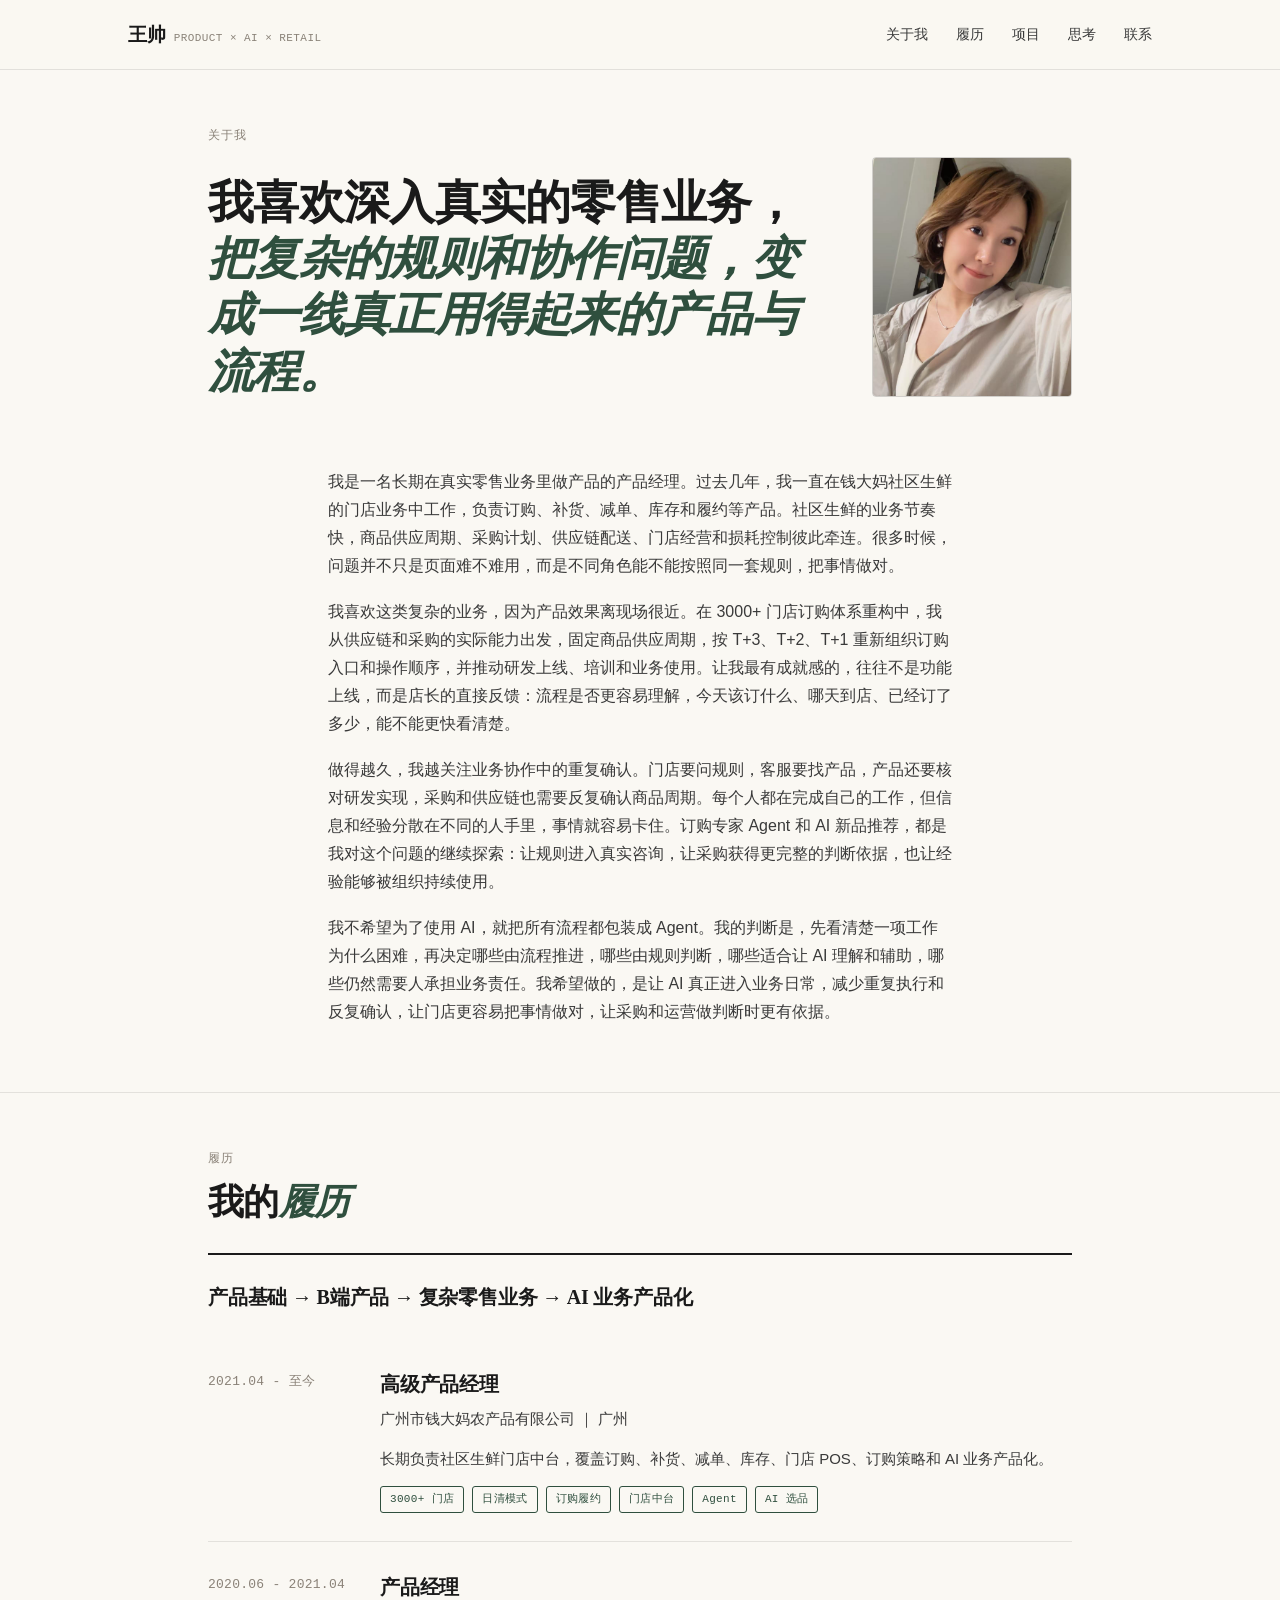
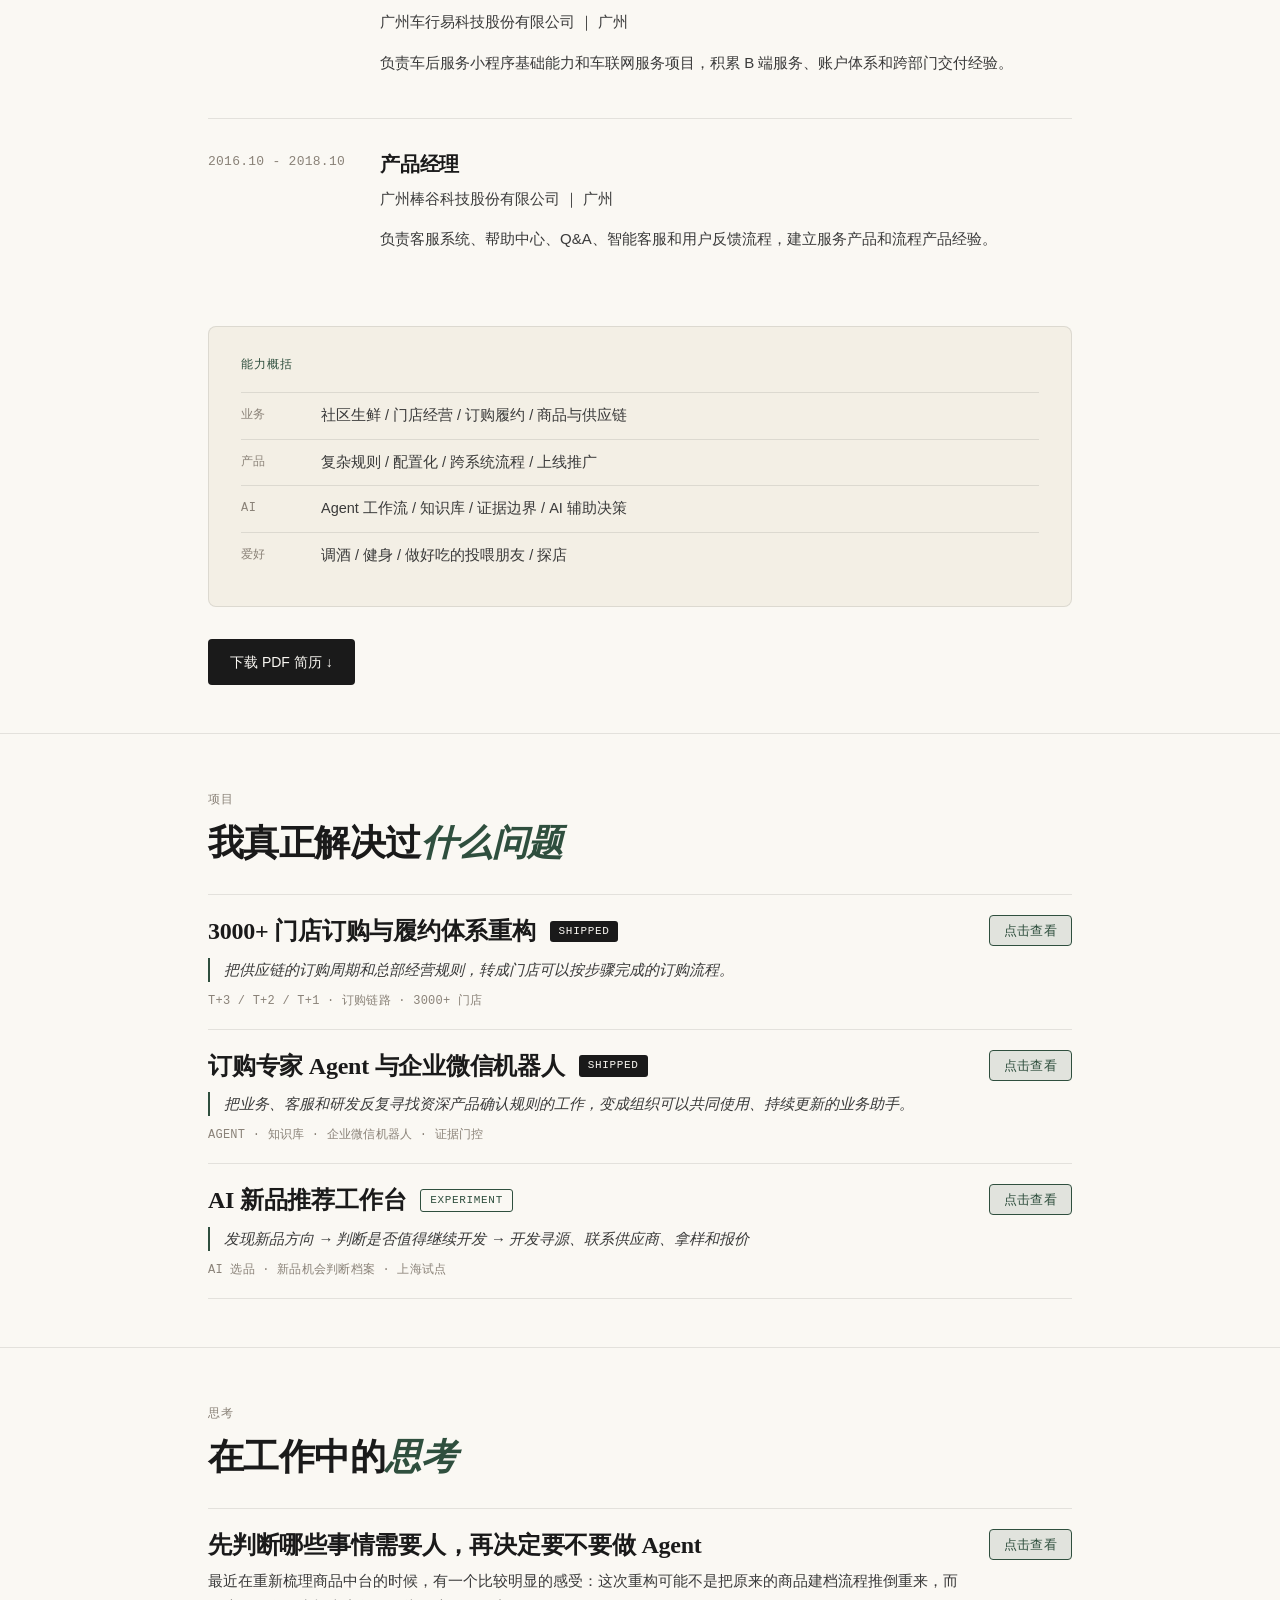
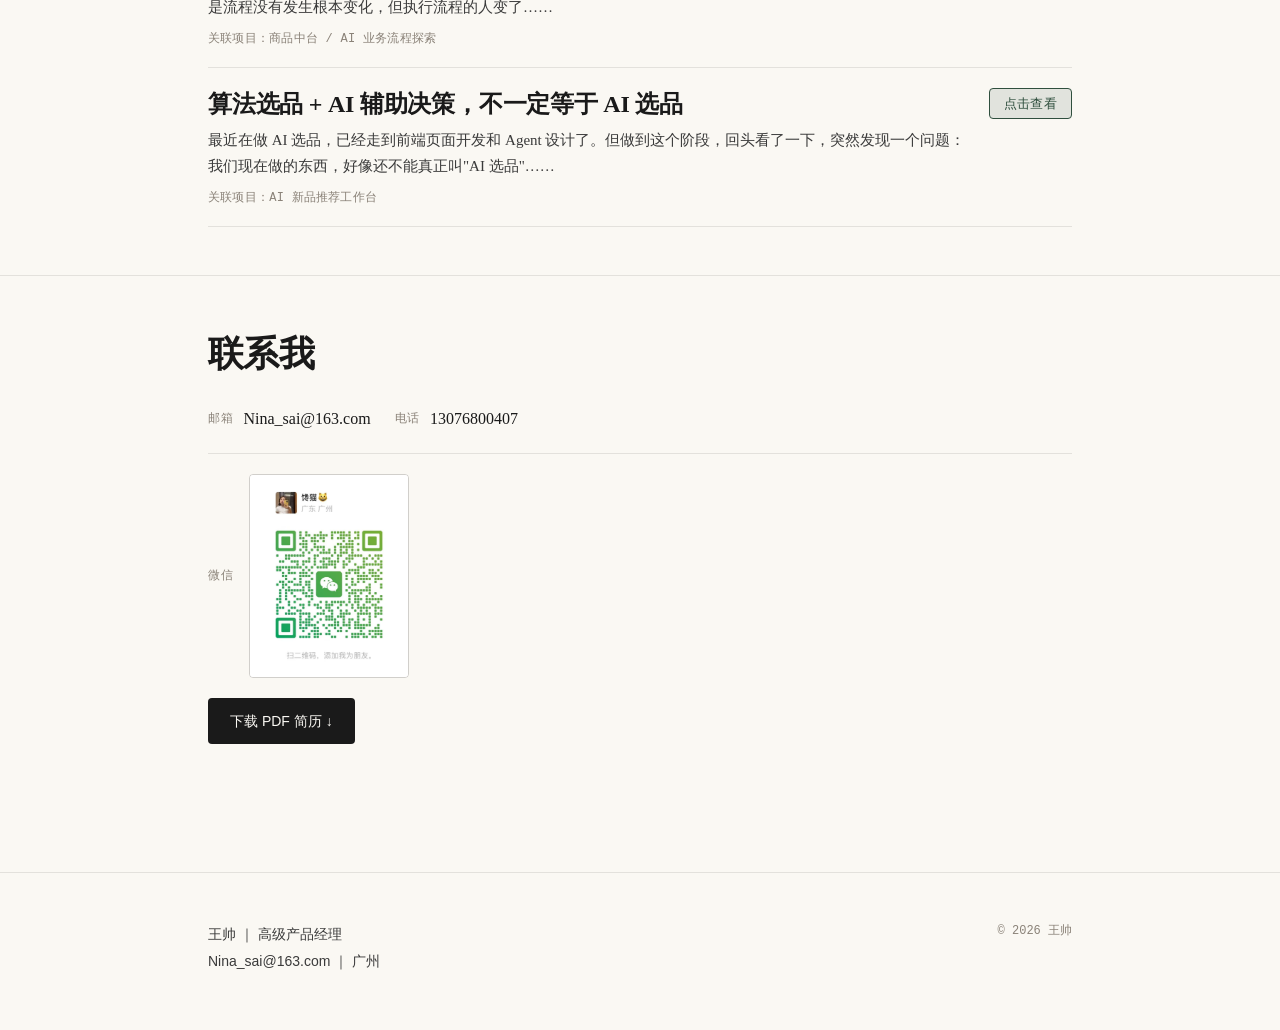
<file: index.html>
<!DOCTYPE html>
<html lang="zh-CN">
<head>
<meta charset="UTF-8">
<meta name="viewport" content="width=device-width, initial-scale=1.0">
<title>王帅 ｜ 高级产品经理 — 把复杂的业务，变成真正能被使用的工作方式</title>
<meta name="description" content="长期深入真实零售业务，擅长把复杂业务产品化，并正在用 AI 重新设计企业工作方式的产品经理。">
<link rel="stylesheet" href="assets/css/style.css">
</head>
<body>

<nav class="nav">
  <div class="nav__inner">
    <a href="#about" class="nav__brand">王帅<small>PRODUCT × AI × RETAIL</small></a>
    <button class="nav__toggle" aria-label="菜单">MENU</button>
    <div class="nav__links">
      <a href="#about">关于我</a>
      <a href="#resume">履历</a>
      <a href="#projects">项目</a>
      <a href="#thinking">思考</a>
      <a href="#contact">联系</a>
    </div>
  </div>
</nav>

<!-- ============ 关于我 ============ -->
<header id="about" class="hero">
  <div class="container hero__with-photo">
    <div class="container-narrow" style="padding:0;">
      <div class="hero__eyebrow">关于我</div>
      <h1 class="hero__title">我喜欢深入真实的零售业务，<em>把复杂的规则和协作问题，变成一线真正用得起来的产品与流程。</em></h1>
    </div>
    <img class="hero__photo" src="assets/img/photo.jpg" alt="王帅">
  </div>
</header>

<section class="page-section" style="border-top:none;padding-top:0;">
  <div class="container-narrow">
    <div class="prose">
      <p>我是一名长期在真实零售业务里做产品的产品经理。过去几年，我一直在钱大妈社区生鲜的门店业务中工作，负责订购、补货、减单、库存和履约等产品。社区生鲜的业务节奏快，商品供应周期、采购计划、供应链配送、门店经营和损耗控制彼此牵连。很多时候，问题并不只是页面难不难用，而是不同角色能不能按照同一套规则，把事情做对。</p>

      <p>我喜欢这类复杂的业务，因为产品效果离现场很近。在 3000+ 门店订购体系重构中，我从供应链和采购的实际能力出发，固定商品供应周期，按 T+3、T+2、T+1 重新组织订购入口和操作顺序，并推动研发上线、培训和业务使用。让我最有成就感的，往往不是功能上线，而是店长的直接反馈：流程是否更容易理解，今天该订什么、哪天到店、已经订了多少，能不能更快看清楚。</p>

      <p>做得越久，我越关注业务协作中的重复确认。门店要问规则，客服要找产品，产品还要核对研发实现，采购和供应链也需要反复确认商品周期。每个人都在完成自己的工作，但信息和经验分散在不同的人手里，事情就容易卡住。订购专家 Agent 和 AI 新品推荐，都是我对这个问题的继续探索：让规则进入真实咨询，让采购获得更完整的判断依据，也让经验能够被组织持续使用。</p>

      <p>我不希望为了使用 AI，就把所有流程都包装成 Agent。我的判断是，先看清楚一项工作为什么困难，再决定哪些由流程推进，哪些由规则判断，哪些适合让 AI 理解和辅助，哪些仍然需要人承担业务责任。我希望做的，是让 AI 真正进入业务日常，减少重复执行和反复确认，让门店更容易把事情做对，让采购和运营做判断时更有依据。</p>
    </div>
  </div>
</section>

<!-- ============ 履历 ============ -->
<section id="resume" class="page-section">
  <div class="container">
    <div class="page-section__head">
      <div class="page-section__label">履历</div>
      <h2 class="page-section__title">我的<em>履历</em></h2>
    </div>

    <div class="conclusion" style="margin-bottom:28px;">
      <p class="conclusion__quote" style="border:none;padding:0;margin:0;font-style:normal;font-size:clamp(16px,2.2vw,20px);">产品基础 → B端产品 → 复杂零售业务 → AI 业务产品化</p>
    </div>

    <ol class="timeline">
      <li class="timeline__entry">
        <div class="timeline__time">2021.04 - 至今</div>
        <div>
          <h3 class="timeline__role">高级产品经理</h3>
          <p class="timeline__org">广州市钱大妈农产品有限公司 ｜ 广州</p>
          <p class="timeline__desc">长期负责社区生鲜门店中台，覆盖订购、补货、减单、库存、门店 POS、订购策略和 AI 业务产品化。</p>
          <div class="timeline__tags">
            <span class="timeline__tag">3000+ 门店</span>
            <span class="timeline__tag">日清模式</span>
            <span class="timeline__tag">订购履约</span>
            <span class="timeline__tag">门店中台</span>
            <span class="timeline__tag">Agent</span>
            <span class="timeline__tag">AI 选品</span>
          </div>
        </div>
      </li>

      <li class="timeline__entry">
        <div class="timeline__time">2020.06 - 2021.04</div>
        <div>
          <h3 class="timeline__role">产品经理</h3>
          <p class="timeline__org">广州车行易科技股份有限公司 ｜ 广州</p>
          <p class="timeline__desc">负责车后服务小程序基础能力和车联网服务项目，积累 B 端服务、账户体系和跨部门交付经验。</p>
        </div>
      </li>

      <li class="timeline__entry">
        <div class="timeline__time">2016.10 - 2018.10</div>
        <div>
          <h3 class="timeline__role">产品经理</h3>
          <p class="timeline__org">广州棒谷科技股份有限公司 ｜ 广州</p>
          <p class="timeline__desc">负责客服系统、帮助中心、Q&A、智能客服和用户反馈流程，建立服务产品和流程产品经验。</p>
        </div>
      </li>
    </ol>

    <div class="capability-block">
      <div class="capability-block__title">能力概括</div>
      <div class="capability-block__row">
        <span class="capability-block__label">业务</span>
        <span class="capability-block__value">社区生鲜 / 门店经营 / 订购履约 / 商品与供应链</span>
      </div>
      <div class="capability-block__row">
        <span class="capability-block__label">产品</span>
        <span class="capability-block__value">复杂规则 / 配置化 / 跨系统流程 / 上线推广</span>
      </div>
      <div class="capability-block__row">
        <span class="capability-block__label">AI</span>
        <span class="capability-block__value">Agent 工作流 / 知识库 / 证据边界 / AI 辅助决策</span>
      </div>
      <div class="capability-block__row">
        <span class="capability-block__label">爱好</span>
        <span class="capability-block__value">调酒 / 健身 / 做好吃的投喂朋友 / 探店</span>
      </div>
    </div>

    <div style="margin-top:20px;">
      <a href="王帅简历_高级产品经理.pdf" class="btn btn--solid" download>下载 PDF 简历 ↓</a>
    </div>
  </div>
</section>

<!-- ============ 项目 ============ -->
<section id="projects" class="page-section">
  <div class="container">
    <div class="page-section__head">
      <div class="page-section__label">项目</div>
      <h2 class="page-section__title">我真正解决过<em>什么问题</em></h2>
    </div>

    <!-- 项目一 -->
    <div class="accordion">
      <button class="accordion__head" aria-expanded="false">
        <div class="accordion__head-left">
          <div class="accordion__head-row">
            <h3 class="accordion__title">3000+ 门店订购与履约体系重构</h3>
            <span class="status status--shipped">Shipped</span>
          </div>
          <p class="accordion__conclusion">把供应链的订购周期和总部经营规则，转成门店可以按步骤完成的订购流程。</p>
          <div class="accordion__meta">T+3 / T+2 / T+1 · 订购链路 · 3000+ 门店</div>
        </div>
        <span class="accordion__icon" aria-hidden="true"></span>
      </button>
      <div class="accordion__body">
        <div class="container-narrow">
          <div class="case-mini">
            <div class="case-mini__head"><span class="case-mini__num">01｜</span><h4 class="case-mini__title">业务现场</h4></div>
            <p>钱大妈以社区生鲜和日清模式为核心。不同商品受供应地、运输距离、备货和配送能力影响，门店需要按照不同周期完成订购。原有入口分散，店长需要自己理解不同订购方式、记忆到店日期，并确认已经订了什么、订了多少。</p>
          </div>
          <div class="case-mini">
            <div class="case-mini__head"><span class="case-mini__num">02｜</span><h4 class="case-mini__title">我的关键动作</h4></div>
            <ul>
              <li>梳理完整订购链路，与采购和供应链配合，固定商品供应周期。</li>
              <li>按 T+3、T+2、T+1 组织门店订购入口和操作顺序。</li>
              <li>合并分散入口，让门店按照订购周期一步一步完成任务。</li>
              <li>建设订单聚合页面，让门店看到某个到店日期会有哪些商品、已经订了多少。</li>
              <li>协调总部、采购、供应链、研发、测试和门店，推动方案上线。</li>
              <li>负责上线后的宣导、培训和问题跟进。</li>
            </ul>
          </div>
          <div class="case-mini">
            <div class="case-mini__head"><span class="case-mini__num">03｜</span><h4 class="case-mini__title">工作方式发生了什么变化</h4></div>
            <p>原有入口分散，店长需要自己理解不同订购方式、记忆到店日期，并确认已经订了什么、订了多少。重构后，门店按照订购周期一步一步完成任务，并通过订单聚合页面看到某个到店日期会有哪些商品、已经订了多少。</p>
          </div>
          <div class="case-mini">
            <div class="case-mini__head"><span class="case-mini__num">04｜</span><h4 class="case-mini__title">结果 / 当前状态</h4></div>
            <ul>
              <li>支撑 3000+ 门店订购业务。</li>
              <li>订购效率提升 40%，门店订购耗时下降 30%。</li>
              <li>完成全国 21 场系统赋能培训。</li>
              <li>70% 用户认可系统在提速和数据精准度上的改善。</li>
            </ul>
          </div>
        </div>
      </div>
    </div>

    <!-- 项目二 -->
    <div class="accordion">
      <button class="accordion__head" aria-expanded="false">
        <div class="accordion__head-left">
          <div class="accordion__head-row">
            <h3 class="accordion__title">订购专家 Agent 与企业微信机器人</h3>
            <span class="status status--shipped">Shipped</span>
          </div>
          <p class="accordion__conclusion">把业务、客服和研发反复寻找资深产品确认规则的工作，变成组织可以共同使用、持续更新的业务助手。</p>
          <div class="accordion__meta">AGENT · 知识库 · 企业微信机器人 · 证据门控</div>
        </div>
        <span class="accordion__icon" aria-hidden="true"></span>
      </button>
      <div class="accordion__body">
        <div class="container-narrow">
          <div class="case-mini">
            <div class="case-mini__head"><span class="case-mini__num">01｜</span><h4 class="case-mini__title">业务现场</h4></div>
            <p>订购规则、系统行为和线上问题排查方式分散在业务资料、研发文档、原型、截图、代码和历史确认中。业务提出需求时常常只有一句话，客服遇到问题也需要反复找产品确认。</p>
          </div>
          <div class="case-mini">
            <div class="case-mini__head"><span class="case-mini__num">02｜</span><h4 class="case-mini__title">我的关键动作</h4></div>
            <ul>
              <li>定义订购专家 Agent 的产品定位和业务边界。</li>
              <li>设计两个工作入口：<strong>我要提需求</strong>、<strong>我要查规则 / 问问题</strong>。</li>
              <li>"我要提需求"：帮助业务把一句话想法拆成需求，追问订购类型、业务目标、门店范围、商品范围、处理动作和例外边界。</li>
              <li>"我要查规则 / 问问题"：帮助业务、客服和产品查询规则、解释系统行为、排查线上现象。</li>
              <li>将业务 Wiki、当前代码证据、Agent 工作流和企业微信机器人连接起来。</li>
              <li>让 Agent 只基于明确依据回答；知识未覆盖或口径冲突时，不编造业务规则。</li>
            </ul>
          </div>
          <div class="case-mini">
            <div class="case-mini__head"><span class="case-mini__num">03｜</span><h4 class="case-mini__title">工作方式发生了什么变化</h4></div>
            <p>新需求上线后的知识更新流程：</p>
            <div class="flowchart">
              <div class="flowchart__step">业务提出需求</div>
              <div class="flowchart__arrow">↓</div>
              <div class="flowchart__step">Agent 辅助澄清</div>
              <div class="flowchart__arrow">↓</div>
              <div class="flowchart__step">研发实现并上线</div>
              <div class="flowchart__arrow">↓</div>
              <div class="flowchart__step">核对受影响的业务场景和系统逻辑</div>
              <div class="flowchart__arrow">↓</div>
              <div class="flowchart__step">更新 Wiki 与代码证据</div>
              <div class="flowchart__arrow">↓</div>
              <div class="flowchart__step">调整 Agent 工作规则、同义词和回答模板</div>
              <div class="flowchart__arrow">↓</div>
              <div class="flowchart__step">增加或修改验证问题</div>
              <div class="flowchart__arrow">↓</div>
              <div class="flowchart__step is-branch">执行知识库健康检查</div>
            </div>
          </div>
          <div class="case-mini">
            <div class="case-mini__head"><span class="case-mini__num">04｜</span><h4 class="case-mini__title">结果 / 当前状态</h4></div>
            <ul>
              <li>知识库、Agent 和企业微信机器人链路已跑通。</li>
              <li>已接入业务、产研、客服咨询场景。</li>
              <li>支持需求澄清、规则查询和线上问题咨询。</li>
            </ul>
          </div>
          <div class="case-mini">
            <blockquote>订购专家 Agent 不是一个文档查询工具，而是把订购规则、系统实际行为和问题排查方法接入企业微信：业务可以用它把模糊需求说清楚，客服可以用它查询规则、判断线上问题，并生成可继续处理的问题记录。</blockquote>
          </div>
          <div class="case-mini">
            <div class="case-mini__head"><span class="case-mini__num">06｜</span><h4 class="case-mini__title">Demo 展示</h4></div>

            <div class="demo-shot">
              <div class="demo-shot__caption">
                <span class="demo-shot__num">场景一</span>
                <span class="demo-shot__title">"我要提需求" — 把一句话想法拆成需求</span>
              </div>
              <p class="demo-shot__desc">Agent 引导业务补充订购场景、提醒时机和触发方式等关键边界，逐步梳理需求，最终输出结构化 BRD 草稿。</p>
              <img src="assets/img/ordering-agent-2.png" alt="订购专家提需求流程" class="demo-shot__img">
              <img src="assets/img/ordering-agent-1.png" alt="BRD草稿输出" class="demo-shot__img" style="margin-top:12px;">
            </div>

            <div class="demo-shot">
              <div class="demo-shot__caption">
                <span class="demo-shot__num">场景二</span>
                <span class="demo-shot__title">"我要查规则 / 问问题" — 企业微信机器人</span>
              </div>
              <p class="demo-shot__desc">业务在群里提问"某条码是否可以过机销售"，Agent 基于代码证据和 Wiki 给出结论、核查结果与任务标识，不编造规则。</p>
              <img src="assets/img/ordering-agent-3.png" alt="企业微信机器人查询规则" class="demo-shot__img">
            </div>
          </div>
        </div>
      </div>
    </div>

    <!-- 项目三 -->
    <div class="accordion">
      <button class="accordion__head" aria-expanded="false">
        <div class="accordion__head-left">
          <div class="accordion__head-row">
            <h3 class="accordion__title">AI 新品推荐工作台</h3>
            <span class="status status--experiment">Experiment</span>
          </div>
          <p class="accordion__conclusion">发现新品方向 → 判断是否值得继续开发 → 开发寻源、联系供应商、拿样和报价</p>
          <div class="accordion__meta">AI 选品 · 新品机会判断档案 · 上海试点</div>
        </div>
        <span class="accordion__icon" aria-hidden="true"></span>
      </button>
      <div class="accordion__body">
        <div class="container-narrow">
          <div class="case-mini">
            <div class="case-mini__head"><span class="case-mini__num">01｜</span><h4 class="case-mini__title">业务现场</h4></div>
            <p>钱大妈目前没有成熟的数据化新品推荐工具。采购主要依靠经验、供应商信息和市场观察判断是否开品，缺少把区域机会、目标客群、内部销售证据、外部竞品、价格和风险放在一起比较的工作方式。</p>
          </div>
          <div class="case-mini">
            <div class="case-mini__head"><span class="case-mini__num">02｜</span><h4 class="case-mini__title">采购看到的是什么</h4></div>
            <p>采购进入工作台后，可以按城市、区域和品类查看系统已经生成的新品机会。每条推荐不是一个孤立的商品名称，而是一份<strong>"新品机会判断档案"</strong>，包括：</p>
            <ul>
              <li>推荐的新品方向，以及为什么值得关注；</li>
              <li>适合的消费者、区域和门店范围；</li>
              <li>内部销售、品类表现和购物篮关系等经营依据；</li>
              <li>外部竞品、价格和行业趋势等参考信息；</li>
              <li>价格带、成本空间和继续开发的可行性；</li>
              <li>货盘、合规、毛利或其他需要关注的风险；</li>
              <li>建议直接继续评估、先做局部试点，还是暂时保留。</li>
            </ul>
          </div>
          <div class="case-mini">
            <div class="case-mini__head"><span class="case-mini__num">03｜</span><h4 class="case-mini__title">产品如何运行</h4></div>
            <div class="flowchart">
              <div class="flowchart__step">内部经营数据和外部信息</div>
              <div class="flowchart__arrow">↓</div>
              <div class="flowchart__step">算法生成消费者、品类、价格、购物篮和竞品趋势证据</div>
              <div class="flowchart__arrow">↓</div>
              <div class="flowchart__step">合并重复候选，检查机会和风险</div>
              <div class="flowchart__arrow">↓</div>
              <div class="flowchart__step">生成推荐类型、排序、摘要和试点建议</div>
              <div class="flowchart__arrow">↓</div>
              <div class="flowchart__step">工作台展示推荐结果和决策依据</div>
              <div class="flowchart__arrow">↓</div>
              <div class="flowchart__step">采购查看、追问、收藏并决定下一步</div>
              <div class="flowchart__arrow">↓</div>
              <div class="flowchart__step is-branch">收藏和后续试点结果用于复盘</div>
            </div>
            <p style="margin-top:14px;">分工很明确：<strong>算法</strong>负责计算和整理结构化证据；<strong>工作台</strong>负责把结果组织成采购可以使用的判断材料；<strong>AI</strong>负责理解采购问题、调用当前结果并用业务语言解释；<strong>采购</strong>负责结合供应商、品质、试吃和经营经验做最终判断。</p>
            <p>AI 不能直接扫描明细数据实时重算，也不能修改推荐排序、风险门禁或替采购拍板。重点不是在页面上增加一个聊天框，而是让 AI 帮采购更快理解一套已经整理好的机会证据。</p>
          </div>
          <div class="case-mini">
            <div class="case-mini__head"><span class="case-mini__num">04｜</span><h4 class="case-mini__title">我的关键动作</h4></div>
            <ul>
              <li>主导 AI 新品推荐 V1 的产品方案和交付设计，明确项目要解决的是新品开发前的机会评估，而不是普通商品推荐。</li>
              <li>把采购原本分散的判断过程拆成"机会发现、适用人群和区域、内部经营证据、外部竞品趋势、价格可行性、风险判断、试点动作"七个环节。</li>
              <li>将业务提供的算法卡翻译成采购、产品、数据开发、后端、Agent 和前端都能理解的产品链路，梳理每一步的输入、输出、上下游依赖和验收边界。</li>
              <li>设计采购查询、推荐列表、单品决策档案、AI 追问、收藏和"我的收藏"等工作台流程，让采购不仅能看到推荐，还能理解推荐、继续追问并留下后续判断记录。</li>
              <li>明确算法、后端、Agent、前端和采购的责任边界，避免把算法结果、AI 解释和业务决策混在一起。</li>
            </ul>
          </div>
          <div class="case-mini">
            <div class="case-mini__head"><span class="case-mini__num">05｜</span><h4 class="case-mini__title">业务赋能</h4></div>
            <ul>
              <li>让采购从"凭经验找方向、自己拼信息"，逐步转向"查看系统整理的机会、核对依据、结合专业判断做决定"。</li>
              <li>把原本分散在经营数据、竞品观察、价格判断和风险检查中的信息，放进同一份新品机会档案，降低采购理解和比较的成本。</li>
              <li>对证据充分的机会给出继续评估或试点建议；对条件不足的机会明确限制，避免把一个黑盒分数当成结论。</li>
              <li>让新品开发是否继续、先在哪些区域试点、为什么这样判断，都能够留下可追溯的依据，便于后续复盘和算法迭代。</li>
            </ul>
          </div>
          <div class="case-mini">
            <div class="case-mini__head"><span class="case-mini__num">06｜</span><h4 class="case-mini__title">当前状态</h4></div>
            <ul>
              <li>V1 需求与产品方案完成。</li>
              <li>数据、算法与 AI 契约完成。</li>
              <li>当前处于 Agent 产品设计与 UI/UX 设计阶段。</li>
              <li>计划先在上海服务华东采购试点。</li>
            </ul>
            <blockquote>项目目前仍处于正式开发前的设计阶段，不能表述为已经全面上线，也不能提前宣称销售、毛利或新品成功率已经提升。</blockquote>
          </div>
          <div class="case-mini">
            <div class="case-mini__head"><span class="case-mini__num">07｜</span><h4 class="case-mini__title">Demo 展示</h4></div>

            <div class="demo-shot">
              <div class="demo-shot__caption">
                <span class="demo-shot__num">场景一</span>
                <span class="demo-shot__title">选择城市、区域和品类，查看推荐队列</span>
              </div>
              <p class="demo-shot__desc">采购进入工作台后，按城市、区域和品类查看系统生成的新品机会，每条推荐附带适用范围、经营依据、竞品和价格信息。</p>
              <img src="assets/img/ai-new-product-1.png" alt="AI新品推荐工作台推荐队列" class="demo-shot__img">
            </div>

            <div class="demo-shot">
              <div class="demo-shot__caption">
                <span class="demo-shot__num">场景二</span>
                <span class="demo-shot__title">打开单品决策档案，查看证据并追问 AI</span>
              </div>
              <p class="demo-shot__desc">打开一条推荐，阅读新品机会判断档案，追问"为什么推荐""适合哪些门店""应该直接开发还是先试点"，查看风险限制和下一步建议。</p>
              <img src="assets/img/ai-new-product-2.png" alt="AI新品推荐单品决策档案" class="demo-shot__img">
            </div>
          </div>
        </div>
      </div>
    </div>

  </div>
</section>

<!-- ============ 思考（只剩两篇） ============ -->
<section id="thinking" class="page-section">
  <div class="container">
    <div class="page-section__head">
      <div class="page-section__label">思考</div>
      <h2 class="page-section__title">在工作中的<em>思考</em></h2>
    </div>

    <!-- 文章一 -->
    <div class="accordion">
      <button class="accordion__head" aria-expanded="false">
        <div class="accordion__head-left">
          <h3 class="accordion__title">先判断哪些事情需要人，再决定要不要做 Agent</h3>
          <p class="accordion__excerpt">最近在重新梳理商品中台的时候，有一个比较明显的感受：这次重构可能不是把原来的商品建档流程推倒重来，而是流程没有发生根本变化，但执行流程的人变了……</p>
          <div class="accordion__meta">关联项目：商品中台 / AI 业务流程探索</div>
        </div>
        <span class="accordion__icon" aria-hidden="true"></span>
      </button>
      <div class="accordion__body">
        <div class="container-narrow">
          <div class="prose">
            <p>最近在重新梳理商品中台的时候，有一个比较明显的感受：</p>
            <p><strong>这次重构可能不是把原来的商品建档流程推倒重来，而是流程没有发生根本变化，但执行流程的人变了。</strong></p>
            <p>以前商品建档，本质上是采购填表，然后经过商品、食安、财务等不同角色的审核，最后由系统完成建码和同步。</p>
            <p>大家其实都在做同一件事情：判断这个商品到底是什么、应该怎么建、哪些信息是对的、哪些资料是完整的。</p>
            <p>只是过去这些事情大部分依赖人来完成。</p>
            <p>所以一开始很容易想到一个方向：</p>
            <blockquote>能不能让 Agent 把整个商品建档流程接过去？</blockquote>
            <p>但这两天越梳理，反而越觉得，<strong>商品建档可能根本不是一个 Agent 问题。</strong></p>
            <p>因为这个流程里，有很多事情其实非常确定。</p>
            <p>比如某个品类必须填写哪些字段，哪些单位之间必须满足什么关系，什么情况下属于重复商品，哪些资料过期了不能通过，这些东西本质上都是规则。</p>
            <p>这些事情不需要一个 Agent 自己思考下一步该干什么。</p>
            <p>Workflow 就可以把流程往前推，规则负责判断，系统负责执行。</p>
            <p>真正需要 AI 的地方，反而是那些过去比较依赖人的"理解"。</p>
            <p>比如采购说：</p>
            <blockquote>"山东红富士苹果，一级，80果，门店散称。"</blockquote>
            <p>系统需要理解他说的是什么商品，从里面提取品种、等级、规格、销售形态，再去商品库里找有没有类似的商品，判断应该归到什么分类、SPU，推荐什么销售单位。</p>
            <p>检测报告、标签、资质也是一样。</p>
            <p>以前是人打开文件，一个个看、一个个比对。</p>
            <p>现在可以让 AI 先理解这些东西，把结果整理出来。</p>
            <p>所以现在我越来越倾向于把商品建档理解成：</p>
            <p><strong>Workflow + Rule + AI + Human</strong></p>
            <p>而不是：</p>
            <p><strong>Agent → 把整个流程做完。</strong></p>
            <p>真正需要变化的可能是：</p>
            <blockquote><strong>把人的判断从大量低价值的执行工作里释放出来，只留下那些系统真的无法替代、同时又需要承担业务责任的判断。</strong></blockquote>
            <p>所以这次商品中台重构，我现在更感兴趣的已经不是：</p>
            <blockquote>"我们应该做一个什么 Agent？"</blockquote>
            <p>而是：</p>
            <blockquote><strong>"商品建档这个流程里，到底哪些事情应该由谁来做？"</strong></blockquote>
            <p>这个问题其实比 Agent 更重要。</p>
            <p>采购应该做什么？</p>
            <p>系统应该做什么？</p>
            <p>规则应该做什么？</p>
            <p>AI 应该做什么？</p>
            <p>人在什么情况下必须介入？</p>
            <p>如果 AI 判断错了，谁负责？</p>
            <p>如果规则覆盖不了，又应该怎么处理？</p>
            <p>这些问题想清楚之后，Agent 反而只是一个很后面的选择。</p>
            <p>可能某些场景确实需要 Agent。</p>
            <p>但更多场景可能 Workflow + AI 就已经足够了。</p>
            <p>我现在反而觉得，<strong>不要因为进入了 AI 时代，就把所有业务流程都重新包装成 Agent。</strong></p>
            <p>真正值得重构的，是过去那些大量依赖人的执行环节。</p>
            <p>至于最后用 Workflow、AI、Copilot 还是 Agent，只是实现方式。</p>
            <p>所以这次商品建档，我想先把这件事情研究清楚：</p>
            <p><strong>原来的流程为什么需要这些人？</strong></p>
            <p><strong>哪些是因为真的需要人的判断，哪些只是因为过去系统做不到？</strong></p>
            <p>如果把这个问题回答清楚，也许我们才能真正知道：</p>
            <blockquote><strong>未来人的位置应该在哪里。</strong></blockquote>
          </div>
        </div>
      </div>
    </div>

    <!-- 文章二 -->
    <div class="accordion">
      <button class="accordion__head" aria-expanded="false">
        <div class="accordion__head-left">
          <h3 class="accordion__title">算法选品 + AI 辅助决策，不一定等于 AI 选品</h3>
          <p class="accordion__excerpt">最近在做 AI 选品，已经走到前端页面开发和 Agent 设计了。但做到这个阶段，回头看了一下，突然发现一个问题：我们现在做的东西，好像还不能真正叫"AI 选品"……</p>
          <div class="accordion__meta">关联项目：AI 新品推荐工作台</div>
        </div>
        <span class="accordion__icon" aria-hidden="true"></span>
      </button>
      <div class="accordion__body">
        <div class="container-narrow">
          <div class="prose">
            <p>最近在做 AI 选品，已经走到前端页面开发和 Agent 设计了。</p>
            <p>但做到这个阶段，回头看了一下，突然发现一个问题：</p>
            <p><strong>我们现在做的东西，好像还不能真正叫"AI 选品"。</strong></p>
            <p>现在的核心链路其实还是算法在做判断。</p>
            <p>算法根据商品、门店、历史销售等数据，算出一批推荐结果，再把这些结果呈现给选品的人。AI 更多是在这个过程中做辅助，比如理解需求、解释算法结果、帮助筛选和比较，最后还是人来做判断。</p>
            <p>所以如果把 AI 拿掉，现在这套选品逻辑其实还是可以跑起来的。</p>
            <p>这让我开始重新想，到底什么才叫 AI 选品。</p>
            <p>如果只是：</p>
            <blockquote>算法算结果 → AI 解释结果 → 人做选择</blockquote>
            <p>我觉得更准确的说法应该是<strong>算法选品 + AI 辅助决策</strong>。</p>
            <p>这和真正的 AI 选品其实是两回事。</p>
            <p>真正的 AI 选品，可能应该是：</p>
            <blockquote>人提出一个业务目标 → AI 理解目标 → 自己去找数据 → 分析不同商品 → 形成候选方案 → 比较方案和风险 → 最后让人确认。</blockquote>
            <p>这里面最关键的变化，不是页面上多了一个 AI 对话框，也不是多了一个 Agent。</p>
            <p>而是：</p>
            <p><strong>原来是算法告诉人"应该选什么"，未来可能变成 AI 帮人完成整个"怎么选"的过程。</strong></p>
            <p>这两个东西其实差别很大。</p>
            <p>我现在反而觉得，之前可能有一点把"算法能力"和"AI能力"混在一起了。</p>
            <p>算法擅长的是确定性的计算和预测，比如商品评分、销量预测、排序、匹配。</p>
            <p>AI 更擅长的是理解业务目标、处理非结构化信息、综合多个因素进行分析，以及把一个比较复杂的判断过程表达出来。</p>
            <p>而人的价值，可能还是在一些真正需要业务判断的地方。</p>
            <p>所以现在的问题不是：</p>
            <blockquote><strong>"AI 选品要不要做 Agent？"</strong></blockquote>
            <p>而应该先问：</p>
            <blockquote><strong>"现在选品过程中，到底是哪一部分决策应该交给 AI？"</strong></blockquote>
            <p>如果只是让 AI 把算法结果讲得更明白，那可能根本不需要 Agent。</p>
            <p>如果是让 AI 按照固定的选品流程，自动完成数据查询、筛选、分析、生成方案，那可能 Workflow + AI 就已经够了。</p>
            <p>只有当 AI 开始需要自己理解目标、规划下一步做什么、调用不同能力、根据中间结果不断调整策略的时候，Agent 才真正有意义。</p>
            <p>所以我现在对"AI 选品"的理解反而变得没那么激进了。</p>
            <p><strong>不是所有 AI 选品都需要 Agent，也不是加了 Agent 就变成了 AI 选品。</strong></p>
            <p>甚至我觉得，我们现在这个项目如果最终证明只是：</p>
            <blockquote><strong>算法负责"算"，AI 负责"理解和辅助"，人负责"判断和确认"</strong></blockquote>
            <p>也完全没有问题。</p>
            <p>重要的不是最后一定要证明"AI 可以替代选品的人"。</p>
            <p>而是把整个选品过程重新拆一遍：</p>
            <p><strong>业务目标 → 数据 → 算法 → AI → 人的判断 → 最终决策</strong></p>
            <p>然后看清楚每一部分到底应该由谁来做。</p>
            <p>这可能比一开始就给它贴一个"AI 选品"或者"Agent 选品"的标签，更有价值。</p>
            <p>现在我反而想把这个问题继续往前追：</p>
            <p><strong>如果我们真的要做一个"AI 选品"，AI 和算法的边界应该在哪里？</strong></p>
            <p>以及更重要的：</p>
            <p><strong>一个真正的选品决策，到底有多少部分是可以被 AI 接过去的？</strong></p>
          </div>
        </div>
      </div>
    </div>

  </div>
</section>

<!-- ============ 联系 ============ -->
<section id="contact" class="page-section">
  <div class="container">
    <div class="page-section__head">
      <h2 class="page-section__title">联系我</h2>
    </div>

    <div class="contact-inline">
      <div class="contact-inline__row">
        <span class="contact-inline__label">邮箱</span>
        <a href="mailto:Nina_sai@163.com" class="contact-inline__value">Nina_sai@163.com</a>
      </div>
      <div class="contact-inline__row">
        <span class="contact-inline__label">电话</span>
        <a href="tel:13076800407" class="contact-inline__value">13076800407</a>
      </div>
    </div>

    <div class="contact-wechat">
      <div class="contact-wechat__label">微信</div>
      <img src="assets/img/wechat-qr.jpg" alt="微信二维码" class="contact-wechat__img">
    </div>

    <div style="margin-top:20px;">
      <a href="王帅简历_高级产品经理.pdf" class="btn btn--solid" download>下载 PDF 简历 ↓</a>
    </div>
  </div>
</section>

<footer class="footer">
  <div class="container">
    <div class="footer__inner">
      <div class="footer__contact">
        王帅 ｜ 高级产品经理<br>
        <a href="mailto:Nina_sai@163.com">Nina_sai@163.com</a> ｜ 广州
      </div>
      <div class="footer__copy">© 2026 王帅</div>
    </div>
  </div>
</footer>

<script src="assets/js/main.js"></script>
</body>
</html>
</file>
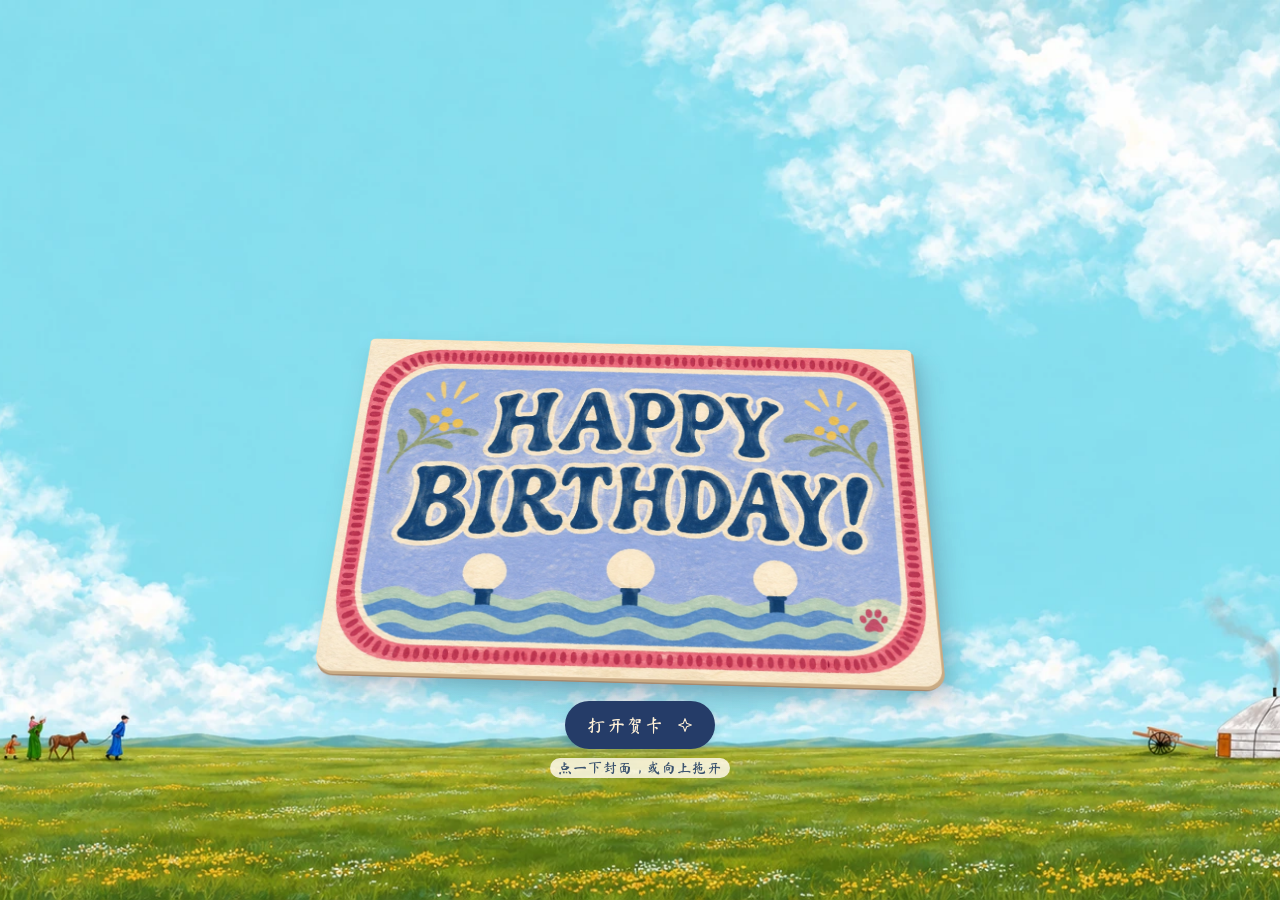
<file: birthday-card/index.html>
<!doctype html>
<html lang="zh-CN">
<head>
<meta charset="utf-8">
<meta name="viewport" content="width=device-width, initial-scale=1, viewport-fit=cover">
<meta name="theme-color" content="#9ddce6">
<meta name="robots" content="noindex, nofollow, noarchive">
<title>生日快乐 · 一张会弹开的贺卡</title>
<!-- Birthday music source metadata
Happy Birthday · Bulan Sutena
-->
<!-- Embedded handwriting font license
Copyright 2018 The Ma Shan Zheng Project Authors (https://github.com/googlefonts/mashanzheng)

This Font Software is licensed under the SIL Open Font License, Version 1.1.
This license is copied below, and is also available with a FAQ at:
http://scripts.sil.org/OFL


—————————————————————————————-
SIL OPEN FONT LICENSE Version 1.1 - 26 February 2007
—————————————————————————————-

PREAMBLE
The goals of the Open Font License (OFL) are to stimulate worldwide
development of collaborative font projects, to support the font creation
efforts of academic and linguistic communities, and to provide a free and
open framework in which fonts may be shared and improved in partnership
with others.

The OFL allows the licensed fonts to be used, studied, modified and
redistributed freely as long as they are not sold by themselves. The
fonts, including any derivative works, can be bundled, embedded, 
redistributed and/or sold with any software provided that any reserved
names are not used by derivative works. The fonts and derivatives,
however, cannot be released under any other type of license. The
requirement for fonts to remain under this license does not apply
to any document created using the fonts or their derivatives.

DEFINITIONS
"Font Software" refers to the set of files released by the Copyright
Holder(s) under this license and clearly marked as such. This may
include source files, build scripts and documentation.

"Reserved Font Name" refers to any names specified as such after the
copyright statement(s).

"Original Version" refers to the collection of Font Software components as
distributed by the Copyright Holder(s).

"Modified Version" refers to any derivative made by adding to, deleting,
or substituting — in part or in whole — any of the components of the
Original Version, by changing formats or by porting the Font Software to a
new environment.

"Author" refers to any designer, engineer, programmer, technical
writer or other person who contributed to the Font Software.

PERMISSION & CONDITIONS
Permission is hereby granted, free of charge, to any person obtaining
a copy of the Font Software, to use, study, copy, merge, embed, modify,
redistribute, and sell modified and unmodified copies of the Font
Software, subject to the following conditions:

1) Neither the Font Software nor any of its individual components,
in Original or Modified Versions, may be sold by itself.

2) Original or Modified Versions of the Font Software may be bundled,
redistributed and/or sold with any software, provided that each copy
contains the above copyright notice and this license. These can be
included either as stand-alone text files, human-readable headers or
in the appropriate machine-readable metadata fields within text or
binary files as long as those fields can be easily viewed by the user.

3) No Modified Version of the Font Software may use the Reserved Font
Name(s) unless explicit written permission is granted by the corresponding
Copyright Holder. This restriction only applies to the primary font name as
presented to the users.

4) The name(s) of the Copyright Holder(s) or the Author(s) of the Font
Software shall not be used to promote, endorse or advertise any
Modified Version, except to acknowledge the contribution(s) of the
Copyright Holder(s) and the Author(s) or with their explicit written
permission.

5) The Font Software, modified or unmodified, in part or in whole,
must be distributed entirely under this license, and must not be
distributed under any other license. The requirement for fonts to
remain under this license does not apply to any document created
using the Font Software.

TERMINATION
This license becomes null and void if any of the above conditions are
not met.

DISCLAIMER
THE FONT SOFTWARE IS PROVIDED "AS IS", WITHOUT WARRANTY OF ANY KIND,
EXPRESS OR IMPLIED, INCLUDING BUT NOT LIMITED TO ANY WARRANTIES OF
MERCHANTABILITY, FITNESS FOR A PARTICULAR PURPOSE AND NONINFRINGEMENT
OF COPYRIGHT, PATENT, TRADEMARK, OR OTHER RIGHT. IN NO EVENT SHALL THE
COPYRIGHT HOLDER BE LIABLE FOR ANY CLAIM, DAMAGES OR OTHER LIABILITY,
INCLUDING ANY GENERAL, SPECIAL, INDIRECT, INCIDENTAL, OR CONSEQUENTIAL
DAMAGES, WHETHER IN AN ACTION OF CONTRACT, TORT OR OTHERWISE, ARISING
FROM, OUT OF THE USE OR INABILITY TO USE THE FONT SOFTWARE OR FROM
OTHER DEALINGS IN THE FONT SOFTWARE.

-->
<style>
  @font-face {
    font-family: "Card Handwriting";
    src: url("./card-b403d2fdb3ab.woff2") format("woff2");
    font-style: normal;
    font-weight: 400;
    font-display: swap;
  }
  :root {
    color-scheme: light;
    --ink: #253c68;
    --paper: #fff0d5;
    --berry: #bf5269;
    --gold: #d3912b;
    --grain: url("./card-8203eb090100.png");
    --handwriting: "Card Handwriting", "Kaiti SC", STKaiti, KaiTi, serif;
  }
  *, *::before, *::after { box-sizing: border-box; }
  html, body { margin: 0; }
  html { -webkit-text-size-adjust: 100%; text-size-adjust: 100%; }
  body {
    min-width: 270px;
    color: var(--ink);
    background: #a5dce4;
    font-family: "PingFang SC", "Microsoft YaHei", "Noto Sans CJK SC", sans-serif;
  }
  ::selection { color: #fff4da; background: #9a4360; }
  .landscape, .fireworks {
    position: fixed;
    inset: 0;
    width: 100%;
    height: 100%;
    pointer-events: none;
  }
  .landscape img {
    width: 100%;
    height: 100%;
    object-fit: cover;
    object-position: center bottom;
    display: block;
  }
  .experience {
    position: relative;
    display: flex;
    flex-direction: column;
    align-items: center;
    justify-content: center;
    min-height: 100vh;
    min-height: 100svh;
    padding: 12px 0 22px;
    padding: max(12px, env(safe-area-inset-top)) 0 max(22px, env(safe-area-inset-bottom));
    overflow: hidden;
  }
  .scene {
    width: min(100%, 1120px);
    height: clamp(315px, 77vh, 718px);
    height: clamp(315px, 77svh, 718px);
    position: relative;
    isolation: isolate;
  }
  .startup {
    position: absolute;
    top: 54%;
    left: 50%;
    width: calc(100% - 48px);
    max-width: 548px;
    transform: translate(-50%, -29%);
    text-align: center;
  }
  .startup img {
    display: block;
    width: 100%;
    height: auto;
    border-radius: 13px;
    background: #fff1d7;
    box-shadow: 0 6px 18px #29496742;
  }
  .startup p {
    display: inline-block;
    margin: 14px 0 0;
    padding: 5px 12px;
    border-radius: 16px;
    background: #fff1d7;
    font-size: 14px;
  }
  .experience:not([data-ready]) .rig,
  .experience:not([data-ready]) .controls { visibility: hidden; }
  .experience[data-ready] .startup { display: none; }
  .rig {
    position: absolute;
    top: 50%;
    left: 50%;
    width: 0;
    height: 0;
    transform: scale(var(--fit, .4));
  }
  .table-shadow {
    position: absolute;
    width: 710px;
    height: 110px;
    left: -355px;
    top: 0;
    border-radius: 50%;
    background: radial-gradient(ellipse, #2b53714b 0%, #45658026 43%, #56768d00 72%);
    transform-origin: center top;
    pointer-events: none;
  }
  .perspective {
    position: absolute;
    inset: 0;
    perspective: 1840px;
    perspective-origin: 0 0;
  }
  .world, .base, .lid, .cutout, .paper-stop {
    position: absolute;
    transform-style: preserve-3d;
  }
  .world { width: 0; height: 0; }
  .base, .lid {
    width: 690px;
    height: 460px;
    left: -345px;
    top: -460px;
    transform-origin: 50% 100%;
  }
  .base { transform: rotateX(-99deg); }
  .paper {
    position: absolute;
    inset: 0;
    border-radius: 19px 19px 5px 5px;
    background: var(--grain), #fff0d7;
    overflow: hidden;
  }
  .sheet-print {
    width: 100%;
    height: 100%;
    object-fit: fill;
    display: block;
    pointer-events: none;
  }
  .back-print {
    transform: translateZ(1.1px);
    -webkit-backface-visibility: hidden;
    backface-visibility: hidden;
    box-shadow: 0 0 0 1.5px #e3cdac, 1px 3px 0 1px #c6a681;
  }
  .back-print::after, .inside::after {
    content: "";
    position: absolute;
    inset: auto 0 0;
    height: 29px;
    pointer-events: none;
    background: linear-gradient(0deg, #76533c3c, #93684e0b 39%, transparent);
  }
  .cover {
    appearance: none;
    border: 0;
    padding: 0;
    cursor: grab;
    touch-action: none;
    user-select: none;
    transform: rotateX(180deg) translateZ(1.1px);
    border-radius: 5px 5px 19px 19px;
    -webkit-backface-visibility: hidden;
    backface-visibility: hidden;
    box-shadow: 0 0 0 1.3px #f8e4c3, 3px 4px 0 1px #c9ab85, 12px 17px 33px #3d46593b;
  }
  .cover:active { cursor: grabbing; }
  .cover:disabled { cursor: default; pointer-events: none; }
  .inside {
    transform: rotateX(180deg) translateZ(1.3px);
    -webkit-backface-visibility: hidden;
    backface-visibility: hidden;
    border-radius: 5px 5px 19px 19px;
    color: #263c62;
    box-shadow: 0 0 0 1.2px #ecd6b6, 1px 4px 0 1px #bc9975, 7px 10px 15px #53647826;
    background:
      var(--grain),
      linear-gradient(165deg, #fae8ca, #fff1d7 55%, #f9e7c8);
  }
  .inside::after { inset: 0 0 auto; transform: scaleY(-1); height: 43px; }
  .print-frame {
    position: absolute;
    inset: 0;
    width: 100%;
    height: 100%;
    pointer-events: none;
    mix-blend-mode: multiply;
  }
  .note {
    position: absolute;
    z-index: 1;
    left: 8%;
    right: 8%;
    top: 52%;
    margin: 0;
    text-align: center;
    font-family: var(--handwriting);
    font-weight: 400;
    font-size: 44px;
    line-height: 1;
    letter-spacing: .025em;
  }
  .note span { display: block; white-space: nowrap; }
  .note span:first-child { transform: rotate(-.6deg); }
  .note span:last-child { transform: rotate(.4deg); }
  .note em { color: #a5455e; font-style: normal; }
  .little-heart {
    width: 100px;
    height: 33px;
    position: absolute;
    top: 83%;
    left: calc(50% - 50px);
    color: var(--berry);
  }
  .foot-shadow {
    position: absolute;
    width: 200px;
    height: 34px;
    border-radius: 50%;
    background: radial-gradient(ellipse, #68482762, #9a785f32 36%, #9a785f00 73%);
    pointer-events: none;
  }
  .shadow-couple { top: 83px; left: 221px; width: 260px; }
  .shadow-dog { top: 181px; left: 267px; width: 174px; }

  .cutout {
    top: 0;
    width: var(--width);
    left: calc(var(--x) - var(--width) / 2);
    transform-origin: center bottom;
    pointer-events: none;
  }
  .couple { --width: 405px; --x: -2px; }
  .dog { --width: 182px; --x: 6px; }
  .cutout .art, .cutout .edge, .paper-stop {
    -webkit-backface-visibility: hidden;
    backface-visibility: hidden;
  }
  .cutout .art {
    display: block;
    width: 100%;
    height: auto;
    position: relative;
    transform: translateZ(1px);
    filter: drop-shadow(5px 8px 5px #43311e2c);
  }
  .cutout .edge {
    position: absolute;
    inset: 0;
    width: 100%;
    transform: translate3d(1px, 1.5px, -2.4px);
    filter: brightness(.78) sepia(.19);
  }
  .paper-stop {
    bottom: -1px;
    width: 12%;
    height: 9%;
    border-radius: 6px 9px 1px 1px;
    background: var(--grain), linear-gradient(105deg, #dec29b, #f5e1ba);
    transform-origin: center bottom;
    transform: rotateY(39deg);
  }
  .stop-left { left: 4%; }
  .stop-right { right: 3%; transform: rotateY(-44deg); }

  .controls {
    min-height: 77px;
    padding: 2px 15px 0;
    text-align: center;
    position: relative;
    transform: translateY(-53px);
    transition: transform .8s cubic-bezier(.22,.65,.25,1);
  }
  .experience[data-open] .controls { transform: translateY(-38px); }
  .toggle {
    display: inline-flex;
    min-height: 48px;
    align-items: center;
    justify-content: center;
    gap: 12px;
    border: 0;
    border-radius: 30px;
    padding: 11px 22px;
    background: var(--ink);
    color: #fff1d7;
    font: 400 18px var(--handwriting);
    letter-spacing: .07em;
    cursor: pointer;
    box-shadow: 0 4px 9px #25456925;
    transition: background .2s ease, color .2s ease, box-shadow .2s ease;
  }
  .toggle svg { width: 16px; height: 16px; }
  .toggle[aria-expanded="true"] {
    color: var(--ink);
    background: #fff2dceF;
    box-shadow: inset 0 0 0 1px #455d7e64;
  }
  @media (hover: hover) {
    .toggle:hover { background: #385487; }
    .toggle[aria-expanded="true"]:hover { background: #fffaea; }
  }
  .music {
    position: absolute;
    top: 4px;
    left: calc(50% + 79px);
    width: 44px;
    height: 44px;
    display: grid;
    place-items: center;
    background: #fff2dceF;
    border: 1px solid #455d7e64;
    border-radius: 50%;
    color: var(--ink);
    cursor: pointer;
  }
  .music[hidden] { display: none; }
  .music svg { width: 19px; height: 19px; }
  .music .sound, .music[data-playing] .silent { display: none; }
  .music[data-playing] .sound { display: initial; }
  @media (hover: hover) {
    .music:hover { background: #fffaea; }
  }
  .toggle:focus-visible, .music:focus-visible { outline: 2px solid #923957; outline-offset: 5px; }
  .caption {
    display: table;
    margin: 9px auto 0;
    border-radius: 12px;
    padding: 3px 8px;
    background: #fffae9d9;
    font: 400 14px var(--handwriting);
    letter-spacing: .06em;
    color: #3b536f;
  }
  .experience[data-open] .caption { display: none; }
  .sr-only {
    position: absolute;
    width: 1px;
    height: 1px;
    margin: -1px;
    padding: 0;
    overflow: hidden;
    clip-path: inset(50%);
    white-space: nowrap;
  }
  @media (max-width: 640px) {
    .scene {
      height: clamp(275px, 56vh, 500px);
      height: clamp(275px, 56svh, 500px);
    }
    .landscape img { object-position: right bottom; }
    .controls { transform: translateY(-63px); }
    .experience[data-open] .controls { transform: translateY(-45px); }
  }
  @media (max-height: 530px) and (orientation: landscape) {
    .experience { padding-top: 5px; padding-bottom: 8px; }
    .scene {
      height: max(240px, calc(100vh - 91px));
      height: max(240px, calc(100svh - 91px));
    }
    .caption { margin-top: 6px; }
    .controls, .experience[data-open] .controls { transform: translateY(-6px); }
  }
  @media (prefers-reduced-motion: reduce) {
    *, *::before, *::after { transition-duration: 0s !important; }
  }
</style>
</head>
<body>
<picture class="landscape" aria-hidden="true">
  <source media="(max-width: 640px) and (orientation: portrait)" srcset="./card-0942a8083352.webp">
  <img src="./card-f6a0806bfe07.webp" alt="">
</picture>
<canvas class="fireworks" aria-hidden="true"></canvas>
<main class="experience">
  <h1 class="sr-only">生日快乐</h1>
  <div class="scene" id="birthday-card">
    <div class="startup">
      <img src="./card-4c1d42c2de94.webp" alt="生日贺卡封面" width="690" height="460" fetchpriority="high">
      <p id="startup-message" role="status">正在准备贺卡…</p>
    </div>
    <div class="rig" aria-hidden="true">
      <div class="table-shadow"></div>
      <div class="perspective">
        <div class="world">
          <div class="base">
            <div class="paper inside">
              <div class="foot-shadow shadow-couple"></div>
              <div class="foot-shadow shadow-dog"></div>
              <svg class="print-frame" viewBox="0 0 690 460" aria-hidden="true">
                <defs>
                  <pattern id="hatch" patternUnits="userSpaceOnUse" width="8" height="8" patternTransform="rotate(32)">
                    <path d="M2 0V8 M5 0V8" stroke="#b65268" stroke-width="1.45" opacity=".77"/>
                  </pattern>
                </defs>
                <rect x="19" y="17" width="652" height="424" rx="25" fill="none" stroke="url(#hatch)" stroke-width="13"/>
                <rect x="28" y="26" width="634" height="406" rx="19" fill="none" stroke="#ba5970" stroke-width="1.15" opacity=".74"/>
                <g fill="none" stroke="#d49a32" stroke-width="4.4" stroke-linecap="round">
                  <path d="M54 48l1 32m-16-16 31-1m-26-9 21 20m0-21L45 75"/>
                  <path d="M635 48l1 32m-16-16 31-1m-26-9 21 20m0-21-20 22"/>
                  <path d="M56 381l1 32m-16-16 31-1m-26-9 21 20m0-21-20 22"/>
                  <path d="M634 381l1 32m-16-16 31-1m-26-9 21 20m0-21-20 22"/>
                </g>
              </svg>
              <p class="note"><span>去成为想成为的大人，</span><span>不被束缚，不迎合期望，</span><span>自由又自在，<em>生日快乐！</em></span></p>
              <svg class="little-heart" viewBox="0 0 100 33" aria-hidden="true">
                <path d="M50 28C46 25 33 16 36 9c3-7 11-7 14 0 4-7 12-7 15 0 3 7-10 16-15 19Z" fill="currentColor"/>
                <path d="m24 10-10-4m9 13-12 1m65-10 10-4m-9 13 12 1" fill="none" stroke="#cc8b2f" stroke-width="3" stroke-linecap="round"/>
              </svg>
            </div>
          </div>
          <div class="lid">
            <div class="paper back-print"><img class="sheet-print" src="./card-71ae2013f934.webp" alt=""></div>
            <button class="paper cover" tabindex="-1" aria-hidden="true" type="button">
              <img class="sheet-print" src="./card-4c1d42c2de94.webp" alt="">
            </button>
          </div>
          <div class="cutout couple">
            <i class="paper-stop stop-left"></i><i class="paper-stop stop-right"></i>
            <img class="art" src="./card-b82bd920a43d.webp" width="856" height="820" alt="">
          </div>
          <div class="cutout dog">
            <i class="paper-stop stop-left"></i><i class="paper-stop stop-right"></i>
            <img class="art" src="./card-cef80b620e83.webp" width="584" height="820" alt="">
          </div>
        </div>
      </div>
    </div>
  </div>
  <div class="controls">
    <button class="toggle" type="button" aria-expanded="false" aria-controls="greeting">
      <span>打开贺卡</span>
      <svg viewBox="0 0 24 24" fill="none" stroke="currentColor" stroke-width="1.65" stroke-linecap="round" stroke-linejoin="round" aria-hidden="true">
        <path d="M12 2.5 14.5 9.5 21.5 12 14.5 14.5 12 21.5 9.5 14.5 2.5 12 9.5 9.5Z"/>
      </svg>
    </button>
    <button class="music" type="button" aria-label="播放生日歌" hidden>
      <svg viewBox="0 0 24 24" fill="none" stroke="currentColor" stroke-width="1.6" stroke-linecap="round" stroke-linejoin="round" aria-hidden="true">
        <path d="M3.5 9v6h4l5 4V5l-5 4z"/>
        <path class="sound" d="M16 8.5a5.5 5.5 0 0 1 0 7m2.8-9.5a9 9 0 0 1 0 12"/>
        <path class="silent" d="m16 10 4 4m0-4-4 4"/>
      </svg>
    </button>
    <audio id="birthday-song" preload="none" src="./card-cf6f169c88bf.m4a"></audio>
    <p class="caption">点一下封面，或向上拖开</p>
    <div class="sr-only" id="greeting" aria-live="polite" hidden>两个人和小狗从贺卡中弹了出来。去成为想成为的大人，不被束缚，不迎合期望，自由又自在，生日快乐！</div>
  </div>
  <noscript><style>#startup-message { display: none; }</style><p class="caption">请在支持动画的浏览器中打开贺卡。</p></noscript>
</main>
<script>
  const experience = document.querySelector(".experience");
  const scene = document.querySelector(".scene");
  const rig = document.querySelector(".rig");
  const world = document.querySelector(".world");
  const shadow = document.querySelector(".table-shadow");
  const lid = document.querySelector(".lid");
  const sky = document.querySelector(".fireworks");
  const sparks = sky.getContext("2d");
  const cover = document.querySelector(".cover");
  const couple = document.querySelector(".couple");
  const dog = document.querySelector(".dog");
  const toggle = document.querySelector(".toggle");
  const greeting = document.querySelector("#greeting");
  const song = document.querySelector("#birthday-song");
  const music = document.querySelector(".music");
  const motion = matchMedia("(prefers-reduced-motion: reduce)");
  const baseAngle = -99;
  const pageDepth = 460;
  const perspective = 1840;
  const narrowScreen = matchMedia("(max-width: 640px)");

  for (const art of document.querySelectorAll(".art")) {
    const edge = art.cloneNode();
    edge.className = "edge";
    edge.removeAttribute("width");
    edge.removeAttribute("height");
    art.before(edge);
  }

  let progress = 0;
  let isOpen = false;
  let frame = 0;
  let fireworksFrame = 0;
  let skyWidth = 0;
  let skyHeight = 0;
  let drag = null;
  let draggedCover = false;

  function smooth(value) {
    const t = Math.max(0, Math.min(1, value));
    return t * t * (3 - 2 * t);
  }

  function placeCutout(piece, amount, distance) {
    const rise = smooth(amount);
    const rebound = Math.sin(Math.PI * rise) * Math.pow(rise, 3) * 32;
    const radians = baseAngle * Math.PI / 180;
    const height = -distance * Math.cos(radians) + 1.7 * Math.sin(radians);
    const depth = -distance * Math.sin(radians) - 1.7 * Math.cos(radians);
    piece.style.visibility = rise > 0 ? "visible" : "hidden";
    piece.style.transform =
      `translate3d(0, ${height}px, ${depth}px) translateY(-100%) rotateX(${baseAngle * (1 - rise) + rebound}deg)`;
  }

  function paint(value) {
    const lift = smooth(value / .9);
    const camera = smooth(value);
    const settling = 4.5 * Math.sin(Math.PI * smooth((value - .70) / .30));
    const yaw = -1.8 + 1.1 * camera;
    const pitch = -46 + (narrowScreen.matches ? 21 : 25) * camera;

    // Keep the projected front edge of the bottom sheet under the viewer.
    const tableAngle = (baseAngle + pitch) * Math.PI / 180;
    const frontY = -pageDepth * Math.cos(tableAngle);
    const frontZ = -pageDepth * Math.sin(tableAngle);
    const hingeY = (352 - 15 * camera) * (1 - frontZ / perspective) - frontY;
    world.style.transform = `translateY(${hingeY}px) rotateX(${pitch}deg) rotateY(${yaw}deg)`;
    lid.style.transform = `rotateX(${baseAngle + 104 * lift + settling}deg) translateZ(-4px)`;
    shadow.style.transform = `translateY(${hingeY + 185 - 110 * camera}px) scale(1.02, ${2.85 - .6 * camera})`;
    shadow.style.opacity = .81 + .15 * camera;

    placeCutout(couple, (value - .27) / .52, 83);
    placeCutout(dog, (value - .40) / .52, 196);
  }

  function resizeSky() {
    if (!sparks) return;
    skyWidth = sky.clientWidth;
    skyHeight = sky.clientHeight;
    const density = Math.min(2, window.devicePixelRatio || 1);
    sky.width = Math.round(skyWidth * density);
    sky.height = Math.round(skyHeight * density);
    sparks.setTransform(density, 0, 0, density, 0, 0);
    sparks.lineCap = "round";
  }

  function stopFireworks() {
    cancelAnimationFrame(fireworksFrame);
    if (sparks) sparks.clearRect(0, 0, skyWidth, skyHeight);
  }

  function strokeSpark(fromX, fromY, toX, toY, color, width, opacity) {
    sparks.globalAlpha = opacity;
    sparks.strokeStyle = color;
    sparks.lineWidth = width;
    sparks.beginPath();
    sparks.moveTo(fromX, fromY);
    sparks.lineTo(toX, toY);
    sparks.stroke();
  }

  function fireFireworks() {
    if (!sparks) return;
    stopFireworks();
    const narrow = narrowScreen.matches;
    const launchPlan = narrow ? [
      [.22, .16, .32, 1.06, 0], [.79, .22, .51, 1, 1],
      [.52, .115, .82, .82, 2], [.13, .32, 1.10, .76, 3], [.88, .34, 1.32, .83, 0],
    ] : [
      [.24, .29, .35, 1.09, 0], [.77, .25, .53, 1.14, 1],
      [.48, .115, .83, .88, 2], [.16, .44, 1.12, .81, 3], [.87, .38, 1.37, .88, 0],
    ];
    const palettes = [
      ["#b83962", "#ffbad6"], ["#b16a15", "#ffe9a1"],
      ["#6845a4", "#e6d3ff"], ["#216887", "#b4f1ed"],
    ];
    const shells = launchPlan.map(([x, y, delay, scale, palette]) => ({
      x, y, delay, scale,
      ink: palettes[palette][0],
      light: palettes[palette][1],
      rays: Array.from({ length: 52 }, (_, index) => {
        const angle = (index + Math.random() * .62) * Math.PI * 2 / 52;
        const speed = .63 + Math.random() * .51;
        return { x: Math.cos(angle) * speed, y: Math.sin(angle) * speed,
          twinkle: Math.random() * 20, life: .93 + Math.random() * .65 };
      }),
    }));

    function drawShell(shell, t) {
      const x = shell.x * skyWidth;
      const y = shell.y * skyHeight;
      if (t < 0) {
        const flight = Math.max(0, (t + .42) / .42);
        const tail = Math.max(0, flight - .16);
        const startX = x + (x < skyWidth / 2 ? .075 : -.075) * skyWidth;
        const startY = skyHeight * .77;
        const track = p => [startX + (x - startX) * p, startY + (y - startY) * p];
        if (flight > 0) {
          strokeSpark(...track(tail), ...track(flight), shell.ink, 4.2, flight * .63);
          strokeSpark(...track(tail), ...track(flight), "#fff3cb", 1.7, flight);
        }
        return;
      }
      const radius = (narrow ? skyWidth * .27 : Math.min(177, skyWidth * .126)) * shell.scale;
      if (t < .17) {
        const flash = 1 - t / .17;
        sparks.globalAlpha = flash * .85;
        sparks.fillStyle = "#fff5cf";
        sparks.beginPath();
        sparks.arc(x, y, 5 + (1 - flash) * 16, 0, Math.PI * 2);
        sparks.fill();
      }
      for (const ray of shell.rays) {
        if (t >= ray.life) continue;
        const travel = 1 - Math.exp(-3.65 * t);
        const tailTime = Math.max(0, t - .115);
        const tailTravel = 1 - Math.exp(-3.65 * tailTime);
        const gravity = 31 + radius * .19;
        const headX = x + ray.x * radius * travel;
        const headY = y + ray.y * radius * travel + gravity * t * t;
        const tailX = x + ray.x * radius * tailTravel;
        const tailY = y + ray.y * radius * tailTravel + gravity * tailTime * tailTime;
        const fade = Math.pow(1 - t / ray.life, .68);
        const glint = .77 + Math.sin(t * 35 + ray.twinkle) * .22;
        strokeSpark(tailX, tailY, headX, headY, shell.ink, 3.25 * fade + .55, fade * glint);
        strokeSpark(tailX, tailY, headX, headY, shell.light, 1.65 * fade + .3, fade * glint);
        if (glint > .78) {
          sparks.globalAlpha = fade;
          sparks.fillStyle = "#fff5d7";
          sparks.fillRect(headX - 1.2, headY - 1.2, 2.4, 2.4);
        }
      }
    }

    const start = performance.now();
    function draw(now) {
      const elapsed = (now - start) / 1000;
      sparks.clearRect(0, 0, skyWidth, skyHeight);
      for (const shell of shells) drawShell(shell, elapsed - shell.delay);
      sparks.globalAlpha = 1;
      if (elapsed < 3) fireworksFrame = requestAnimationFrame(draw);
    }
    fireworksFrame = requestAnimationFrame(draw);
  }

  function syncMusicButton() {
    const playing = !song.paused && !song.ended;
    music.toggleAttribute("data-playing", playing);
    music.setAttribute("aria-label", playing ? "暂停生日歌" : "播放生日歌");
  }

  function playSong() {
    song.play().catch(syncMusicButton);
  }

  function changeState(next) {
    isOpen = next;
    experience.toggleAttribute("data-open", next);
    toggle.setAttribute("aria-expanded", next);
    toggle.firstElementChild.textContent = next ? "合上贺卡" : "打开贺卡";
    music.hidden = !next;
    if (next) {
      song.currentTime = 0;
      playSong();
    } else {
      song.pause();
      stopFireworks();
    }
    greeting.hidden = !next;
    cover.disabled = next;
    cancelAnimationFrame(frame);

    const from = progress;
    const target = next ? 1 : 0;
    const duration = (next ? 930 : 690) * Math.abs(target - from);
    if (motion.matches || duration < 16) {
      progress = target;
      paint(progress);
      return;
    }

    const start = performance.now();
    let celebrated = false;
    function animate(now) {
      const elapsed = Math.max(0, Math.min(1, (now - start) / duration));
      progress = from + (target - from) * elapsed;
      paint(progress);
      if (next && progress >= .68 && !celebrated) {
        celebrated = true;
        fireFireworks();
      }
      if (elapsed < 1) frame = requestAnimationFrame(animate);
    }
    frame = requestAnimationFrame(animate);
  }

  function fit() {
    const widthFit = (scene.clientWidth - 22) / 897;
    const heightFit = (scene.clientHeight - 8) / 881;
    rig.style.setProperty("--fit", Math.min(widthFit, heightFit));
    paint(progress);
  }

  song.addEventListener("play", syncMusicButton);
  song.addEventListener("pause", syncMusicButton);
  song.addEventListener("ended", syncMusicButton);
  music.addEventListener("click", () => {
    if (song.paused || song.ended) playSong();
    else song.pause();
  });
  toggle.addEventListener("click", () => changeState(!isOpen));
  function openFromCover() {
    toggle.focus({ preventScroll: true });
    changeState(true);
  }

  cover.addEventListener("click", () => {
    if (!draggedCover) openFromCover();
  });
  cover.addEventListener("pointerdown", event => {
    if (event.button !== 0 || drag) return;
    draggedCover = false;
    drag = { id: event.pointerId, y: event.clientY, origin: progress };
    cover.setPointerCapture(event.pointerId);
  });
  cover.addEventListener("pointermove", event => {
    if (!drag || drag.id !== event.pointerId) return;
    const distance = drag.y - event.clientY;
    if (distance < 7 && !draggedCover) return;
    draggedCover = true;
    if (motion.matches) return;
    cancelAnimationFrame(frame);
    progress = Math.min(.92, Math.max(0, drag.origin + distance / (scene.clientHeight * .43)));
    paint(progress);
  });
  cover.addEventListener("pointerup", event => {
    if (!drag || drag.id !== event.pointerId) return;
    const distance = drag.y - event.clientY;
    drag = null;
    if (!draggedCover) return;
    if (distance >= 27) openFromCover();
    else changeState(false);
  });
  cover.addEventListener("pointercancel", event => {
    if (!drag || drag.id !== event.pointerId) return;
    drag = null;
    if (draggedCover) changeState(false);
  });
  document.addEventListener("keydown", event => {
    if (event.key === "Escape" && isOpen) changeState(false);
  });
  function layout() {
    resizeSky();
    fit();
  }

  window.addEventListener("resize", layout);
  if (window.visualViewport) window.visualViewport.addEventListener("resize", layout);
  if (typeof ResizeObserver === "function") new ResizeObserver(fit).observe(scene);
  layout();

  const cardImages = Array.from(rig.querySelectorAll(".sheet-print, .art"));
  Promise.all(cardImages.map(image => image.complete ? Promise.resolve(image.naturalWidth > 0) :
    new Promise(resolve => {
      image.addEventListener("load", () => resolve(true), { once: true });
      image.addEventListener("error", () => resolve(false), { once: true });
    })
  )).then(results => {
    if (results.every(Boolean)) experience.setAttribute("data-ready", "");
    else document.querySelector("#startup-message").textContent = "贺卡图片加载失败，请刷新再试";
  });
</script>
</body>
</html>
</file>
<file: assets/css/style.css>
/* ============================================================
   王帅个人网站 · 复古纸感样式
   背景：暖白纸感 / 文字：近黑 / 强调：墨绿 / 标签：mono
   ============================================================ */

:root {
  --paper: #FAF8F3;
  --paper-deep: #F3EFE5;
  --ink: #1A1A1A;
  --ink-soft: #3A3A3A;
  --moss: #2F4F3E;
  --moss-soft: rgba(47, 79, 62, 0.12);
  --warm: #8A8278;
  --line: rgba(26, 26, 26, 0.10);
  --line-strong: rgba(26, 26, 26, 0.18);

  --serif: Georgia, "Songti SC", "STSong", "Noto Serif SC", "Source Han Serif SC", serif;
  --sans: -apple-system, BlinkMacSystemFont, "SF Pro Text", "PingFang SC", "Segoe UI", Roboto, sans-serif;
  --mono: "JetBrains Mono", ui-monospace, "SF Mono", Menlo, Consolas, monospace;
}

* { box-sizing: border-box; }

html { scroll-behavior: smooth; }

body {
  margin: 0;
  background: var(--paper);
  color: var(--ink);
  font-family: var(--sans);
  font-size: 16px;
  line-height: 1.75;
  -webkit-font-smoothing: antialiased;
  -moz-osx-font-smoothing: grayscale;
}

a { color: var(--moss); text-decoration: none; transition: color .15s ease; }
a:hover { color: var(--ink); }

::selection { background: var(--moss); color: #fff; }

/* ---------- 字体辅助类 ---------- */
.serif { font-family: var(--serif); }
.mono  { font-family: var(--mono); }
.italic { font-style: italic; }

/* ---------- 布局容器 ---------- */
.container        { max-width: 920px; margin: 0 auto; padding: 0 28px; }
.container-narrow { max-width: 680px; margin: 0 auto; padding: 0 28px; }
.container-wide   { max-width: 1080px; margin: 0 auto; padding: 0 28px; }

/* ---------- 导航 ---------- */
.nav {
  position: sticky;
  top: 0;
  z-index: 50;
  background: rgba(250, 248, 243, 0.86);
  backdrop-filter: saturate(180%) blur(8px);
  -webkit-backdrop-filter: saturate(180%) blur(8px);
  border-bottom: 1px solid var(--line);
}
.nav__inner {
  max-width: 1080px;
  margin: 0 auto;
  padding: 18px 28px;
  display: flex;
  align-items: center;
  justify-content: space-between;
}
.nav__brand {
  font-family: var(--serif);
  font-size: 19px;
  font-weight: 600;
  color: var(--ink);
  letter-spacing: -0.01em;
}
.nav__brand small {
  font-family: var(--mono);
  font-size: 11px;
  font-weight: 400;
  color: var(--warm);
  margin-left: 8px;
  letter-spacing: 0.04em;
}
.nav__links {
  display: flex;
  align-items: center;
  gap: 28px;
}
.nav__links a {
  font-size: 14px;
  color: var(--ink-soft);
  font-weight: 400;
}
.nav__links a:hover { color: var(--moss); }
.nav__links a.active { color: var(--ink); font-weight: 500; }

.nav__toggle {
  display: none;
  background: none;
  border: 1px solid var(--line-strong);
  border-radius: 6px;
  padding: 6px 10px;
  cursor: pointer;
  font-family: var(--mono);
  font-size: 12px;
  color: var(--ink-soft);
}

@media (max-width: 720px) {
  .nav__toggle { display: block; }
  .nav__links {
    display: none;
    position: absolute;
    top: 100%;
    left: 0;
    right: 0;
    background: var(--paper);
    border-bottom: 1px solid var(--line);
    flex-direction: column;
    gap: 0;
    padding: 8px 28px 18px;
  }
  .nav__links a {
    padding: 12px 0;
    border-bottom: 1px solid var(--line);
  }
  .nav__links.open { display: flex; }
}

/* ---------- 状态标签 ---------- */
.status {
  display: inline-flex;
  align-items: center;
  font-family: var(--mono);
  font-size: 11px;
  font-weight: 500;
  letter-spacing: 0.06em;
  text-transform: uppercase;
  padding: 3px 9px;
  border-radius: 3px;
  line-height: 1.4;
}
.status--building {
  background: var(--moss);
  color: #fff;
}
.status--shipped {
  background: var(--ink);
  color: var(--paper);
}
.status--experiment {
  background: transparent;
  color: var(--moss);
  border: 1px solid var(--moss);
}
.status--thinking {
  background: transparent;
  color: var(--warm);
  border: 1px solid var(--line-strong);
}
.status--coming {
  background: transparent;
  color: var(--warm);
  border: 1px dashed var(--line-strong);
}

/* ---------- Hero ---------- */
.hero { padding: 56px 0 40px; }
.hero__with-photo {
  display: grid;
  grid-template-columns: 1fr 200px;
  gap: 48px;
  align-items: center;
}
.hero__photo {
  width: 200px;
  height: 240px;
  object-fit: cover;
  border-radius: 4px;
  border: 1px solid var(--line-strong);
  display: block;
}
@media (max-width: 640px) {
  .hero__with-photo { grid-template-columns: 1fr; gap: 24px; }
  .hero__photo { width: 100%; height: 260px; max-width: 280px; }
}
.hero__eyebrow {
  font-family: var(--mono);
  font-size: 12px;
  color: var(--warm);
  letter-spacing: 0.08em;
  text-transform: uppercase;
  margin-bottom: 28px;
}
.hero__title {
  font-family: var(--serif);
  font-size: clamp(30px, 5.4vw, 46px);
  font-weight: 600;
  line-height: 1.22;
  letter-spacing: -0.015em;
  color: var(--ink);
  margin: 0 0 28px;
}
.hero__title em {
  font-style: italic;
  color: var(--moss);
}
.hero__sub {
  font-size: 16px;
  color: var(--ink-soft);
  max-width: 560px;
  margin: 0 0 40px;
}
.hero__actions { display: flex; gap: 14px; flex-wrap: wrap; }

/* ---------- 按钮 ---------- */
.btn {
  display: inline-flex;
  align-items: center;
  gap: 8px;
  padding: 11px 22px;
  font-size: 14px;
  font-weight: 500;
  border-radius: 4px;
  transition: all .15s ease;
  cursor: pointer;
}
.btn--solid {
  background: var(--ink);
  color: var(--paper);
}
.btn--solid:hover { background: var(--moss); color: #fff; }
.btn--ghost {
  background: transparent;
  color: var(--ink);
  border: 1px solid var(--line-strong);
}
.btn--ghost:hover { border-color: var(--moss); color: var(--moss); }

/* ---------- 章节通用 ---------- */
.section { padding: 64px 0; border-top: 1px solid var(--line); }
.section__label {
  font-family: var(--mono);
  font-size: 12px;
  color: var(--warm);
  letter-spacing: 0.08em;
  text-transform: uppercase;
  margin-bottom: 14px;
}
.section__title {
  font-family: var(--serif);
  font-size: clamp(24px, 3.6vw, 30px);
  font-weight: 600;
  line-height: 1.25;
  letter-spacing: -0.01em;
  margin: 0 0 16px;
}
.section__lead {
  font-size: 16px;
  color: var(--ink-soft);
  max-width: 600px;
  margin: 0 0 40px;
}

/* ---------- 项目卡 ---------- */
.project-card {
  display: block;
  padding: 28px 0;
  border-top: 1px solid var(--line);
  transition: padding .2s ease;
}
.project-card:last-child { border-bottom: 1px solid var(--line); }
.project-card__head {
  display: flex;
  align-items: center;
  justify-content: space-between;
  gap: 16px;
  margin-bottom: 10px;
}
.project-card__title {
  font-family: var(--serif);
  font-size: 22px;
  font-weight: 600;
  color: var(--ink);
  letter-spacing: -0.01em;
}
.project-card:hover .project-card__title { color: var(--moss); }
.project-card__desc {
  font-size: 15px;
  color: var(--ink-soft);
  max-width: 620px;
  margin: 0 0 10px;
}
.project-card__meta {
  font-family: var(--mono);
  font-size: 12px;
  color: var(--warm);
  letter-spacing: 0.03em;
}

/* ---------- How I Work 流程 ---------- */
.flow { list-style: none; padding: 0; margin: 0; }
.flow__step {
  display: grid;
  grid-template-columns: 56px 1fr;
  gap: 20px;
  padding: 18px 0;
  border-top: 1px solid var(--line);
}
.flow__step:first-child { border-top: none; }
.flow__num {
  font-family: var(--mono);
  font-size: 13px;
  color: var(--moss);
  font-weight: 500;
  padding-top: 3px;
}
.flow__title {
  font-family: var(--serif);
  font-size: 19px;
  font-weight: 600;
  color: var(--ink);
  margin: 0 0 6px;
  letter-spacing: -0.005em;
}
.flow__desc {
  font-size: 14.5px;
  color: var(--ink-soft);
  margin: 0;
}
@media (max-width: 560px) {
  .flow__step { grid-template-columns: 1fr; gap: 6px; }
}

/* ---------- Case Study 流程图（纵向） ---------- */
.flowchart {
  background: var(--paper-deep);
  border: 1px solid var(--line);
  border-radius: 8px;
  padding: 32px 28px;
  margin: 24px 0;
}
.flowchart__step {
  display: flex;
  flex-direction: column;
  align-items: center;
  text-align: center;
  gap: 4px;
  padding: 12px 18px;
  background: var(--paper);
  border: 1px solid var(--line-strong);
  border-radius: 6px;
  font-size: 14px;
  color: var(--ink);
  max-width: 320px;
  margin: 0 auto;
}
.flowchart__step.is-branch { border-color: var(--moss); color: var(--moss); }
.flowchart__arrow {
  color: var(--warm);
  font-family: var(--mono);
  font-size: 18px;
  line-height: 1;
  margin: 8px auto;
  text-align: center;
}
.flowchart__branch {
  display: flex;
  gap: 24px;
  justify-content: center;
  margin: 8px 0;
}
.flowchart__branch .flowchart__step { max-width: 200px; }

/* ---------- Case Study 章节 ---------- */
.case-section {
  padding: 40px 0;
  border-top: 1px solid var(--line);
}
.case-section:first-of-type { border-top: none; padding-top: 24px; }
.case-section__head {
  display: flex;
  align-items: baseline;
  gap: 14px;
  margin-bottom: 22px;
}
.case-section__num {
  font-family: var(--mono);
  font-size: 13px;
  font-weight: 500;
  color: var(--moss);
  letter-spacing: 0.04em;
}
.case-section__title {
  font-family: var(--serif);
  font-size: 24px;
  font-weight: 600;
  color: var(--ink);
  margin: 0;
  letter-spacing: -0.01em;
}
.case-section p { font-size: 16px; color: var(--ink-soft); margin: 0 0 16px; }
.case-section p:last-child { margin-bottom: 0; }
.case-section strong { color: var(--ink); font-weight: 600; }
.case-section ul { margin: 0 0 16px; padding-left: 22px; }
.case-section li { margin-bottom: 8px; color: var(--ink-soft); }
.case-section blockquote {
  margin: 20px 0;
  padding: 16px 22px;
  border-left: 3px solid var(--moss);
  background: var(--paper-deep);
  font-family: var(--serif);
  font-size: 17px;
  font-style: italic;
  color: var(--ink);
}

/* ---------- Resume View 切换 ---------- */
.case-toolbar {
  position: sticky;
  top: 64px;
  z-index: 20;
  display: flex;
  justify-content: flex-end;
  padding: 14px 0;
  margin: -8px 0 8px;
}
.toggle-view {
  display: inline-flex;
  background: var(--paper-deep);
  border: 1px solid var(--line-strong);
  border-radius: 4px;
  overflow: hidden;
  font-family: var(--mono);
  font-size: 12px;
}
.toggle-view button {
  background: transparent;
  border: none;
  padding: 7px 14px;
  cursor: pointer;
  color: var(--warm);
  letter-spacing: 0.03em;
}
.toggle-view button.is-active {
  background: var(--ink);
  color: var(--paper);
}
.resume-view { display: none; }
body.resume-mode .case-content { display: none; }
body.resume-mode .resume-view { display: block; }

/* ---------- 简历视图 ---------- */
.resume-block { padding: 28px 0; border-top: 1px solid var(--line); }
.resume-block:first-child { border-top: none; }
.resume-block__title {
  font-family: var(--mono);
  font-size: 12px;
  color: var(--moss);
  letter-spacing: 0.08em;
  text-transform: uppercase;
  margin-bottom: 14px;
}
.resume-entry { margin-bottom: 24px; }
.resume-entry__head {
  display: flex;
  justify-content: space-between;
  align-items: baseline;
  gap: 12px;
  flex-wrap: wrap;
}
.resume-entry__role {
  font-family: var(--serif);
  font-size: 18px;
  font-weight: 600;
  color: var(--ink);
}
.resume-entry__org { color: var(--ink-soft); font-size: 15px; }
.resume-entry__time {
  font-family: var(--mono);
  font-size: 12px;
  color: var(--warm);
}
.resume-entry__list { margin: 10px 0 0; padding-left: 20px; }
.resume-entry__list li { color: var(--ink-soft); margin-bottom: 6px; font-size: 14.5px; }

/* ---------- Lab / Thinking 列表 ---------- */
.lab-item {
  display: flex;
  justify-content: space-between;
  align-items: center;
  gap: 16px;
  padding: 18px 0;
  border-top: 1px solid var(--line);
}
.lab-item:last-child { border-bottom: 1px solid var(--line); }
.lab-item__title {
  font-family: var(--serif);
  font-size: 18px;
  font-weight: 500;
  color: var(--ink);
}

/* ---------- 页脚 ---------- */
.footer {
  border-top: 1px solid var(--line);
  padding: 48px 0 56px;
  margin-top: 80px;
}
.footer__inner {
  display: flex;
  justify-content: space-between;
  align-items: flex-start;
  gap: 24px;
  flex-wrap: wrap;
}
.footer__contact { font-size: 14px; color: var(--ink-soft); line-height: 1.9; }
.footer__contact a { color: var(--ink-soft); }
.footer__contact a:hover { color: var(--moss); }
.footer__copy {
  font-family: var(--mono);
  font-size: 12px;
  color: var(--warm);
}

/* ---------- 文章正文（About / Thinking） ---------- */
.prose p { font-size: 16px; color: var(--ink-soft); margin: 0 0 18px; }
.prose h2 {
  font-family: var(--serif);
  font-size: 22px;
  font-weight: 600;
  color: var(--ink);
  margin: 36px 0 14px;
  letter-spacing: -0.01em;
}
.prose h3 {
  font-family: var(--serif);
  font-size: 18px;
  font-weight: 600;
  color: var(--ink);
  margin: 26px 0 10px;
}
.prose ul { margin: 0 0 18px; padding-left: 22px; }
.prose li { margin-bottom: 8px; color: var(--ink-soft); }
.prose strong { color: var(--ink); font-weight: 600; }

/* ---------- 头部 eyebrow 通用 ---------- */
.eyebrow {
  font-family: var(--mono);
  font-size: 12px;
  color: var(--warm);
  letter-spacing: 0.08em;
  text-transform: uppercase;
  margin-bottom: 14px;
}

/* ---------- 联系/cta 块 ---------- */
.cta-block {
  background: var(--paper-deep);
  border: 1px solid var(--line);
  border-radius: 8px;
  padding: 40px 36px;
  text-align: center;
}
.cta-block__title {
  font-family: var(--serif);
  font-size: 24px;
  font-weight: 600;
  margin: 0 0 12px;
}
.cta-block__sub { color: var(--ink-soft); margin: 0 0 24px; }

/* ---------- 项目一句话结论 ---------- */
.conclusion {
  margin: 0 0 48px;
  padding: 28px 0 0;
  border-top: 2px solid var(--ink);
}
.conclusion__quote {
  font-family: var(--serif);
  font-size: clamp(20px, 3vw, 26px);
  font-weight: 600;
  line-height: 1.4;
  color: var(--ink);
  margin: 0;
  letter-spacing: -0.01em;
}

/* ---------- Demo 占位 ---------- */
.demo-placeholder {
  margin: 24px 0;
  padding: 40px 28px;
  border: 1px dashed var(--line-strong);
  border-radius: 8px;
  background: var(--paper-deep);
  text-align: center;
}
.demo-placeholder__label {
  font-family: var(--mono);
  font-size: 12px;
  color: var(--warm);
  letter-spacing: 0.08em;
  text-transform: uppercase;
  margin-bottom: 10px;
}
.demo-placeholder__text {
  font-family: var(--serif);
  font-size: 17px;
  color: var(--ink-soft);
  margin: 0;
}
.demo-placeholder__list {
  margin: 16px 0 0;
  padding: 0;
  list-style: none;
  display: flex;
  flex-wrap: wrap;
  gap: 8px;
  justify-content: center;
}
.demo-placeholder__list li {
  font-family: var(--mono);
  font-size: 12px;
  color: var(--warm);
  padding: 4px 10px;
  border: 1px solid var(--line-strong);
  border-radius: 3px;
}

/* ---------- 文章 meta ---------- */
.article-meta {
  display: flex;
  gap: 12px;
  flex-wrap: wrap;
  margin-bottom: 32px;
  padding-bottom: 20px;
  border-bottom: 1px solid var(--line);
}
.article-meta__item {
  font-family: var(--mono);
  font-size: 12px;
  color: var(--warm);
}
.article-meta__item a { color: var(--moss); }
.article-meta__item a:hover { color: var(--ink); }

/* ---------- 履历时间线 ---------- */
.timeline { list-style: none; padding: 0; margin: 0; }
.timeline__entry {
  display: grid;
  grid-template-columns: 140px 1fr;
  gap: 32px;
  padding: 28px 0;
  border-top: 1px solid var(--line);
}
.timeline__entry:first-child { border-top: none; }
.timeline__time {
  font-family: var(--mono);
  font-size: 13px;
  color: var(--warm);
  letter-spacing: 0.02em;
  padding-top: 4px;
}
.timeline__role {
  font-family: var(--serif);
  font-size: 20px;
  font-weight: 600;
  color: var(--ink);
  margin: 0 0 4px;
  letter-spacing: -0.01em;
}
.timeline__org { font-size: 15px; color: var(--ink-soft); margin: 0 0 14px; }
.timeline__desc { font-size: 15px; color: var(--ink-soft); margin: 0 0 14px; }
.timeline__tags {
  display: flex;
  flex-wrap: wrap;
  gap: 8px;
}
.timeline__tag {
  font-family: var(--mono);
  font-size: 11px;
  color: var(--moss);
  padding: 3px 9px;
  border: 1px solid var(--moss);
  border-radius: 3px;
  letter-spacing: 0.03em;
}
@media (max-width: 600px) {
  .timeline__entry { grid-template-columns: 1fr; gap: 10px; }
  .timeline__time { padding-top: 0; }
}

/* ---------- 能力概括块 ---------- */
.capability-block {
  background: var(--paper-deep);
  border: 1px solid var(--line);
  border-radius: 8px;
  padding: 28px 32px;
  margin: 32px 0;
}
.capability-block__title {
  font-family: var(--mono);
  font-size: 12px;
  color: var(--moss);
  letter-spacing: 0.08em;
  text-transform: uppercase;
  margin-bottom: 16px;
}
.capability-block__row {
  display: grid;
  grid-template-columns: 64px 1fr;
  gap: 16px;
  padding: 10px 0;
  border-top: 1px solid var(--line);
}
.capability-block__row:first-of-type { border-top: none; }
.capability-block__label {
  font-family: var(--mono);
  font-size: 12px;
  color: var(--warm);
  letter-spacing: 0.04em;
  padding-top: 2px;
}
.capability-block__value { font-size: 14.5px; color: var(--ink-soft); }

/* ---------- 思考列表卡 ---------- */
.thought-card {
  display: block;
  padding: 28px 0;
  border-top: 1px solid var(--line);
}
.thought-card:last-child { border-bottom: 1px solid var(--line); }
.thought-card__title {
  font-family: var(--serif);
  font-size: 22px;
  font-weight: 600;
  color: var(--ink);
  margin: 0 0 10px;
  letter-spacing: -0.01em;
}
.thought-card:hover .thought-card__title { color: var(--moss); }
.thought-card__excerpt {
  font-size: 15px;
  color: var(--ink-soft);
  margin: 0 0 12px;
  line-height: 1.7;
}
.thought-card__meta {
  font-family: var(--mono);
  font-size: 12px;
  color: var(--warm);
  letter-spacing: 0.02em;
}
.thought-card__meta a { color: var(--moss); }

/* ---------- 项目卡列表 ---------- */
.project-card__conclusion {
  font-family: var(--serif);
  font-size: 15px;
  font-style: italic;
  color: var(--ink-soft);
  margin: 8px 0 0;
  padding-left: 14px;
  border-left: 2px solid var(--moss);
}

/* ---------- 单页 section ---------- */
.page-section {
  padding: 56px 0 48px;
  border-top: 1px solid var(--line);
}
.page-section:first-of-type { border-top: none; }
.page-section__head { margin-bottom: 28px; }
.page-section__label {
  font-family: var(--mono);
  font-size: 12px;
  color: var(--warm);
  letter-spacing: 0.08em;
  text-transform: uppercase;
  margin-bottom: 10px;
}
.page-section__title {
  font-family: var(--serif);
  font-size: clamp(26px, 4vw, 36px);
  font-weight: 700;
  color: var(--ink);
  margin: 0;
  letter-spacing: -0.015em;
  line-height: 1.25;
}
.page-section__title em { font-style: italic; color: var(--moss); }
.page-section__sub {
  font-size: 15px;
  color: var(--ink-soft);
  margin: 14px 0 0;
  max-width: 620px;
}

/* ---------- Accordion（项目/文章展开） ---------- */
.accordion {
  border-top: 1px solid var(--line);
}
.accordion:last-child { border-bottom: 1px solid var(--line); }
.accordion__head {
  display: flex;
  align-items: flex-start;
  gap: 18px;
  width: 100%;
  background: transparent;
  border: none;
  padding: 20px 0;
  cursor: pointer;
  text-align: left;
  font-family: var(--serif);
}
.accordion__head-left { flex: 1; min-width: 0; }
.accordion__head-row {
  display: flex;
  align-items: center;
  gap: 14px;
  flex-wrap: wrap;
  margin-bottom: 10px;
}
.accordion__title {
  font-family: var(--serif);
  font-size: clamp(20px, 2.6vw, 24px);
  font-weight: 600;
  color: var(--ink);
  margin: 0;
  letter-spacing: -0.01em;
  line-height: 1.35;
}
.accordion:hover .accordion__title { color: var(--moss); }
.accordion__conclusion {
  font-family: var(--serif);
  font-size: 15px;
  font-style: italic;
  color: var(--ink-soft);
  margin: 6px 0 0;
  padding-left: 14px;
  border-left: 2px solid var(--moss);
  line-height: 1.6;
}
.accordion__excerpt {
  font-size: 15px;
  color: var(--ink-soft);
  margin: 8px 0 0;
  line-height: 1.7;
}
.accordion__meta {
  font-family: var(--mono);
  font-size: 12px;
  color: var(--warm);
  letter-spacing: 0.02em;
  margin-top: 10px;
}
.accordion__icon {
  flex-shrink: 0;
  font-family: var(--sans);
  font-size: 13px;
  font-weight: 500;
  color: var(--moss);
  background: var(--moss-soft);
  border: 1px solid var(--moss);
  border-radius: 4px;
  padding: 8px 14px;
  line-height: 1;
  letter-spacing: 0.02em;
  white-space: nowrap;
}
.accordion__icon::before { content: "点击查看"; }
.accordion.open .accordion__icon::before { content: "收起"; }
.accordion.open .accordion__icon { background: var(--moss); color: var(--paper); }
.accordion__body {
  display: none;
  padding: 0 0 28px;
}
.accordion.open .accordion__body { display: block; }

/* ---------- 项目展开内容 ---------- */
.case-mini {
  padding: 18px 0;
  border-top: 1px solid var(--line);
}
.case-mini:first-of-type { border-top: none; padding-top: 0; }
.case-mini__head {
  display: flex;
  align-items: baseline;
  gap: 14px;
  margin-bottom: 14px;
}
.case-mini__num {
  font-family: var(--mono);
  font-size: 13px;
  font-weight: 500;
  color: var(--moss);
  letter-spacing: 0.04em;
}
.case-mini__title {
  font-family: var(--serif);
  font-size: 20px;
  font-weight: 600;
  color: var(--ink);
  margin: 0;
  letter-spacing: -0.01em;
}
.case-mini p { font-size: 15.5px; color: var(--ink-soft); margin: 0 0 14px; }
.case-mini p:last-child { margin-bottom: 0; }
.case-mini strong { color: var(--ink); font-weight: 600; }
.case-mini ul { margin: 0 0 14px; padding-left: 22px; }
.case-mini li { margin-bottom: 8px; color: var(--ink-soft); font-size: 15px; }
.case-mini blockquote {
  margin: 16px 0;
  padding: 14px 20px;
  border-left: 3px solid var(--moss);
  background: var(--paper-deep);
  font-family: var(--serif);
  font-size: 16px;
  font-style: italic;
  color: var(--ink);
}

/* ---------- Demo 截图 ---------- */
.demo-shot {
  margin: 20px 0;
}
.demo-shot__caption {
  display: flex;
  align-items: baseline;
  gap: 12px;
  margin-bottom: 10px;
}
.demo-shot__num {
  font-family: var(--mono);
  font-size: 12px;
  font-weight: 500;
  color: var(--moss);
  background: var(--moss-soft);
  padding: 4px 10px;
  border-radius: 3px;
  letter-spacing: 0.04em;
}
.demo-shot__title {
  font-family: var(--serif);
  font-size: 17px;
  font-weight: 600;
  color: var(--ink);
}
.demo-shot__desc {
  font-size: 14.5px;
  color: var(--ink-soft);
  margin: 0 0 12px;
  line-height: 1.65;
}
.demo-shot__img {
  width: 100%;
  border-radius: 6px;
  border: 1px solid var(--line-strong);
  box-shadow: 0 2px 12px rgba(26,26,26,0.06);
  display: block;
}

/* ---------- 联系方式（紧凑版） ---------- */
.contact-inline {
  display: flex;
  flex-wrap: wrap;
  gap: 8px 24px;
  margin-bottom: 20px;
}
.contact-inline__row {
  display: inline-flex;
  align-items: center;
  gap: 10px;
}
.contact-inline__label {
  font-family: var(--mono);
  font-size: 12px;
  color: var(--warm);
  letter-spacing: 0.06em;
}
.contact-inline__value {
  font-family: var(--serif);
  font-size: 16px;
  color: var(--ink);
}
.contact-inline__value:hover { color: var(--moss); }
.contact-wechat {
  display: flex;
  align-items: center;
  gap: 16px;
  padding-top: 20px;
  border-top: 1px solid var(--line);
}
.contact-wechat__label {
  font-family: var(--mono);
  font-size: 12px;
  color: var(--warm);
  letter-spacing: 0.06em;
}
.contact-wechat__img {
  width: 160px;
  height: auto;
  border-radius: 4px;
  border: 1px solid var(--line-strong);
}
@media (max-width: 640px) {
  .contact-inline { gap: 8px 16px; }
  .contact-inline__value { font-size: 15px; }
  .contact-wechat__img { width: 130px; }
}

/* ---------- 微动 ---------- */
@media (prefers-reduced-motion: no-preference) {
  a, .btn, .accordion, .accordion__title { transition: all .15s ease; }
  html { scroll-behavior: smooth; }
}

/* ---------- 隐藏 ---------- */
.sr-only {
  position: absolute; width: 1px; height: 1px;
  padding: 0; margin: -1px; overflow: hidden;
  clip: rect(0,0,0,0); white-space: nowrap; border: 0;
}
</file>
